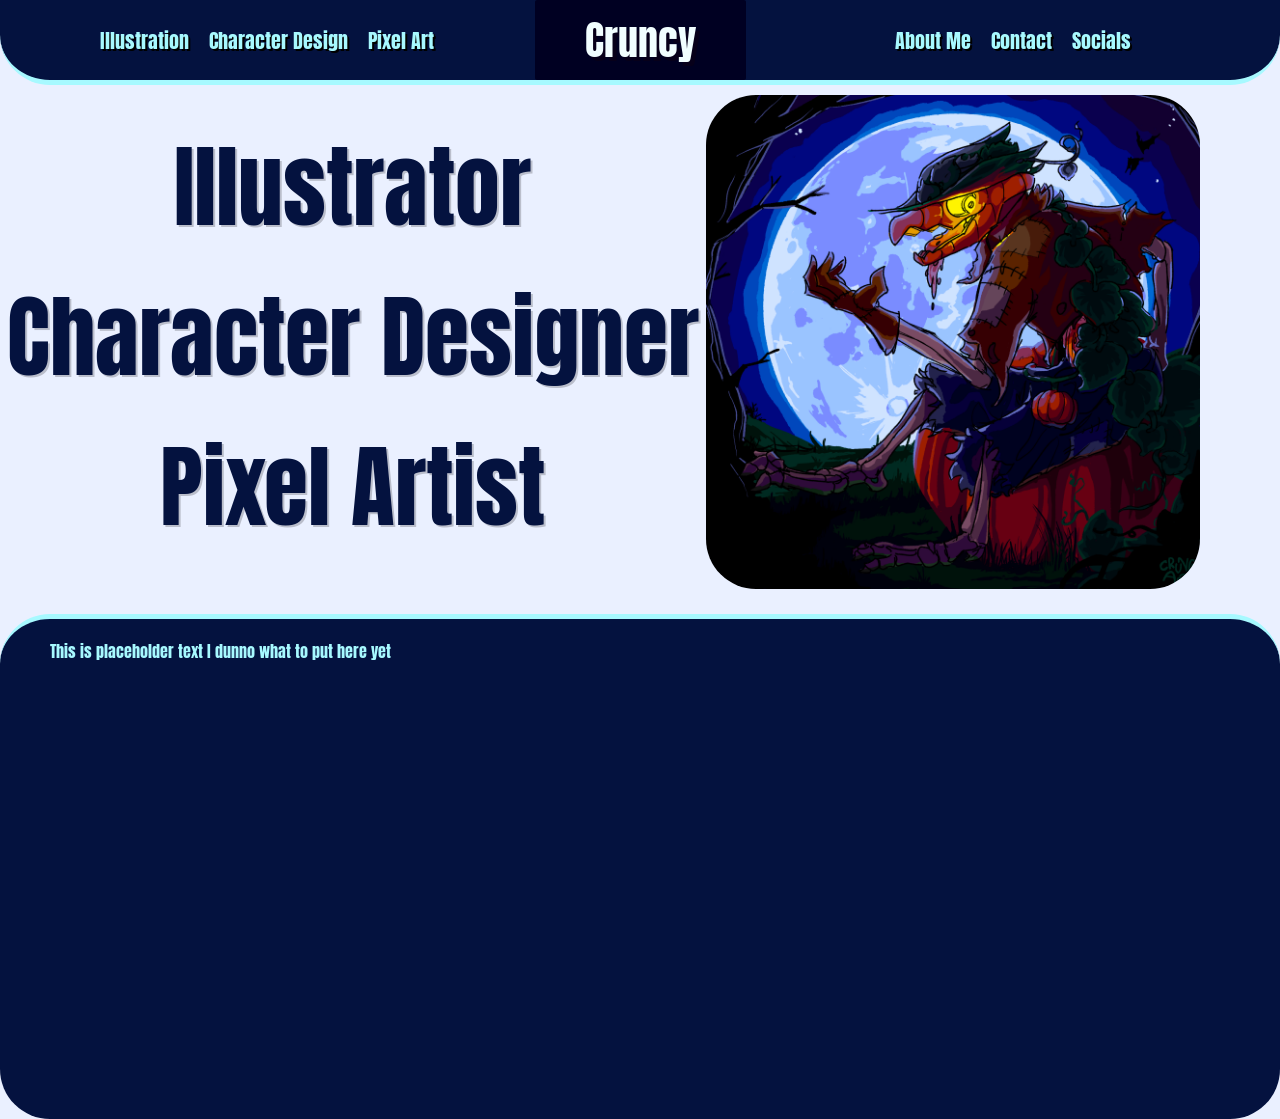
<file: index.html>
<!doctype html>
<html lang="en">
  <head>
    <meta charset="UTF-8" />
    <meta name="viewport" content="width=device-width, initial-scale=1.0" />
    <title>Cruncy - Home Page</title>
    <link rel="stylesheet" href="style.css" />
  </head>
  <body>
    <header class="headerMain">
      <div class="headerBox">
        <div class="headerElements">
          <div class="headerElement1">
            <a href="/illustration.html">Illustration</a>
            <div class="oddElement">
            <a href="/chardesign.html">Character Design</a>
            </div>
            <a href="/pixelart.html">Pixel Art</a>
          </div>
          <div class="headerElement2">
            <a href="/index.html" class="currentPage">Cruncy</a>
          </div>
          <div class="headerElement3">
            <a href="about.html">About Me</a>
            <div class="oddElement">
              <a href="contact">Contact</a>
            </div>
            <a href="socials.html">Socials</a>
          </div>
      </div>
    </header>
    <div class="pageSelect">
      <div class="pageSelectOptions">
        <a href="illustration.html" class="option1">Illustrator</a>
        <a href="chardesign.html" class="option2">Character Designer</a>
        <a href="pixelart.html" class="option3">Pixel Artist</a>
      </div>
      <div class="pageSelectImages">
        <img alt="spookcruncy" src="/assets/images/spookruncy.png" class="image1">
        <img alt="spookcruncy" src="/assets/images/windcallerdryknight.png" class="image2">
        <img alt="spookcruncy" src="/assets/images/various mages.png" class="image3">
      </div>
    </div>
    <div class="intro">
      <p>This is placeholder text I dunno what to put here yet</p>
    </div>
  </body>
</html>
</file>
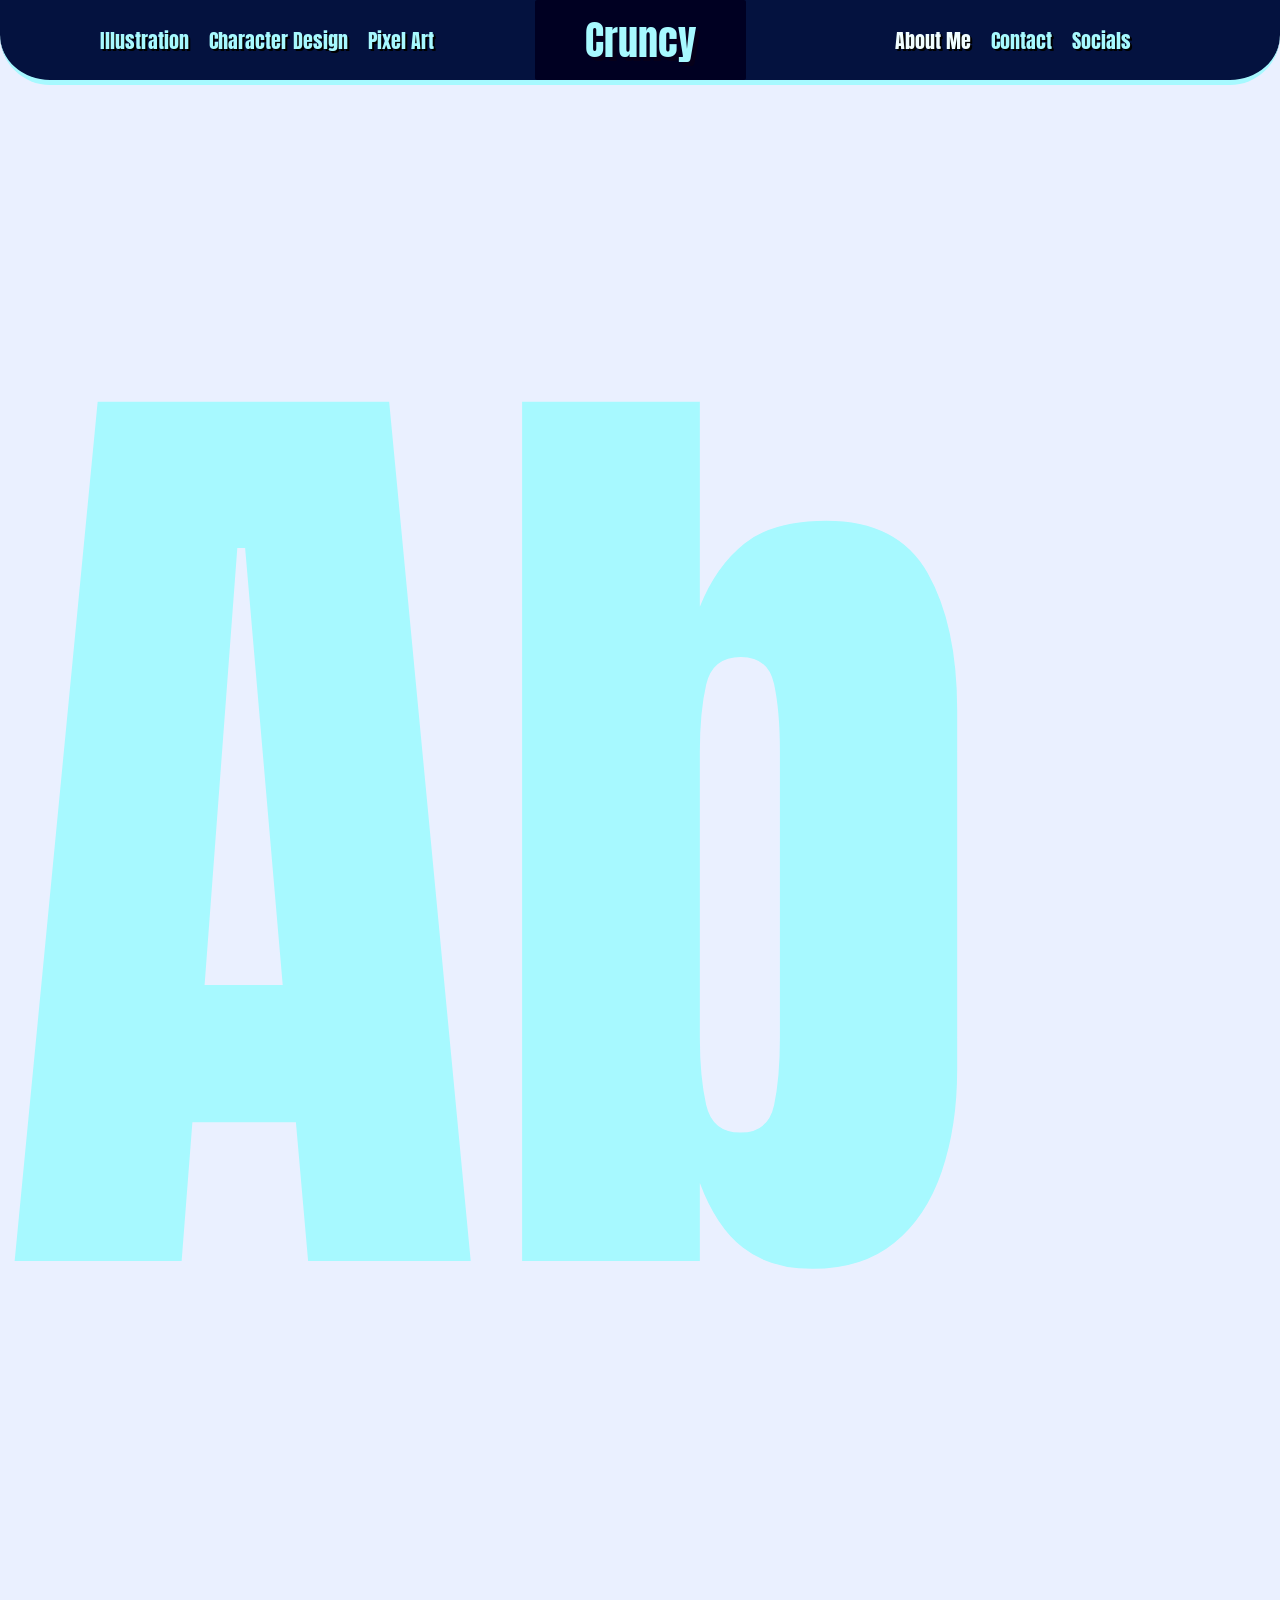
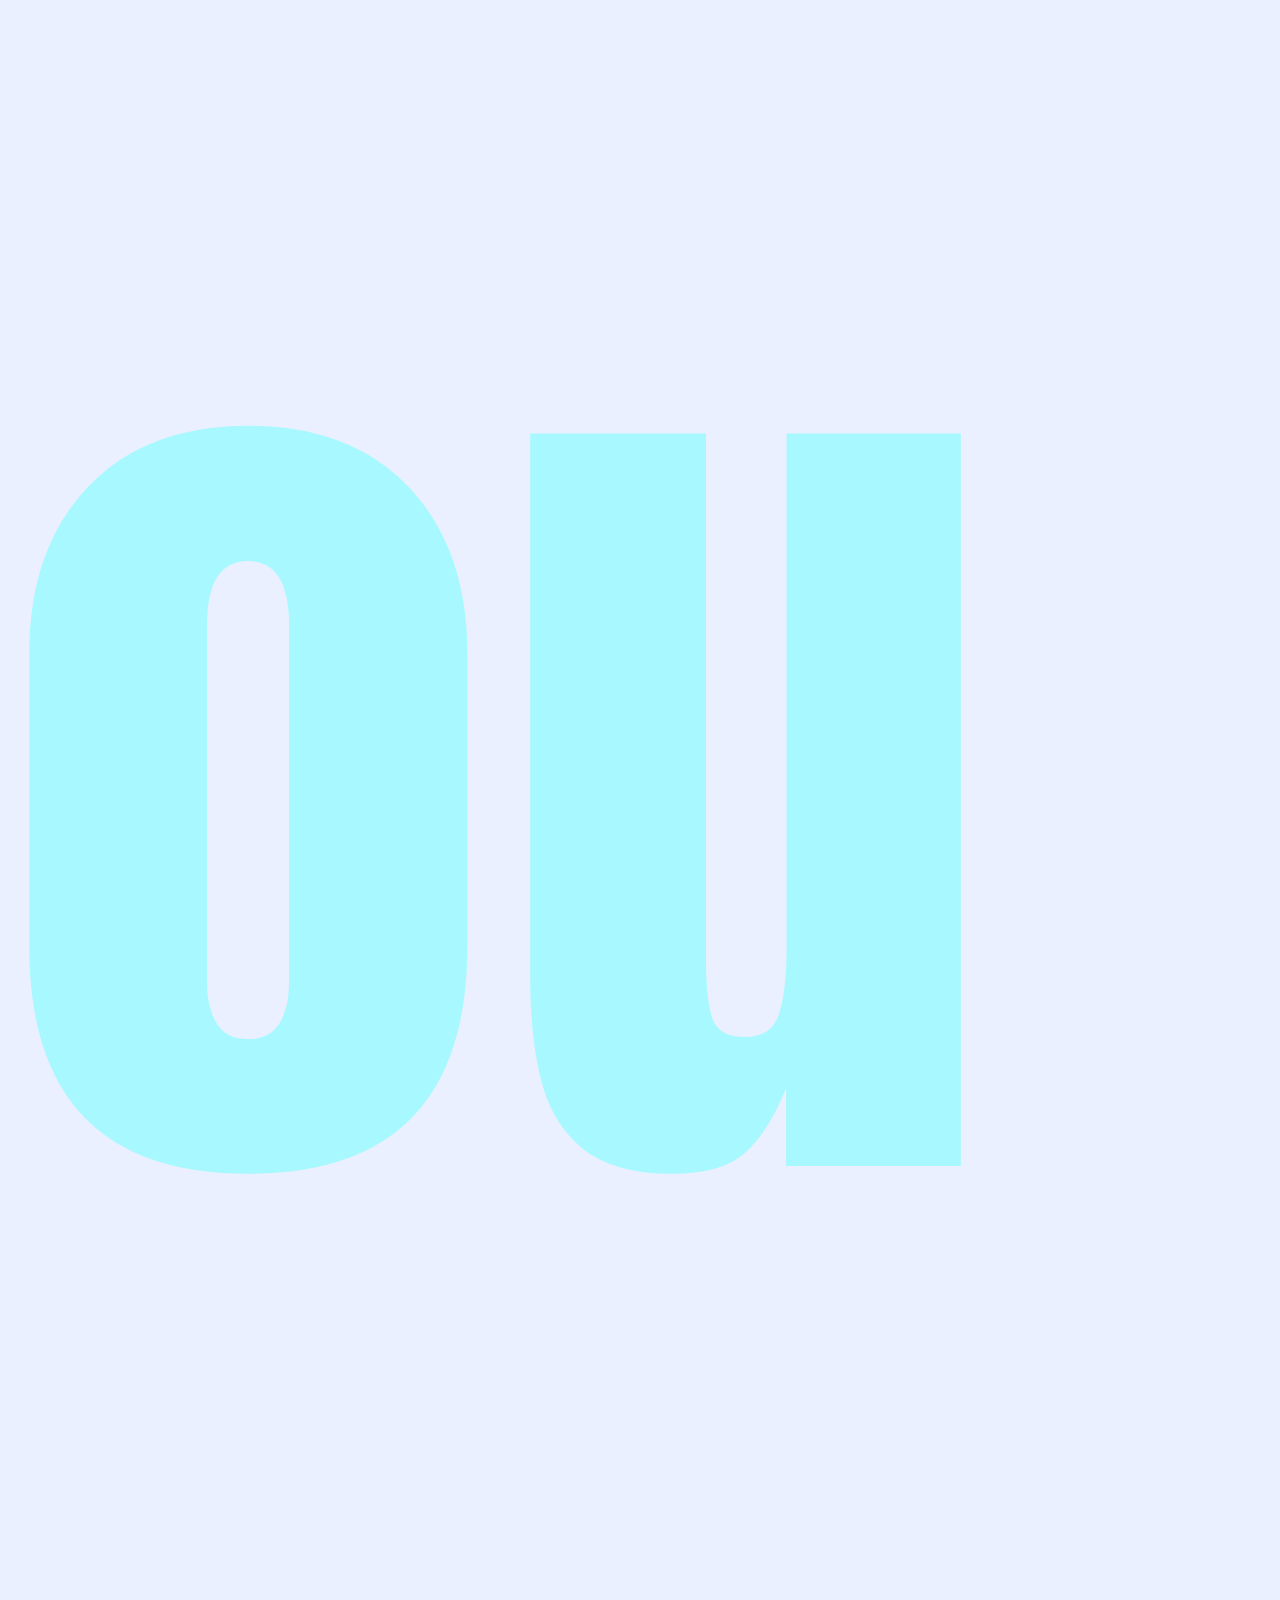
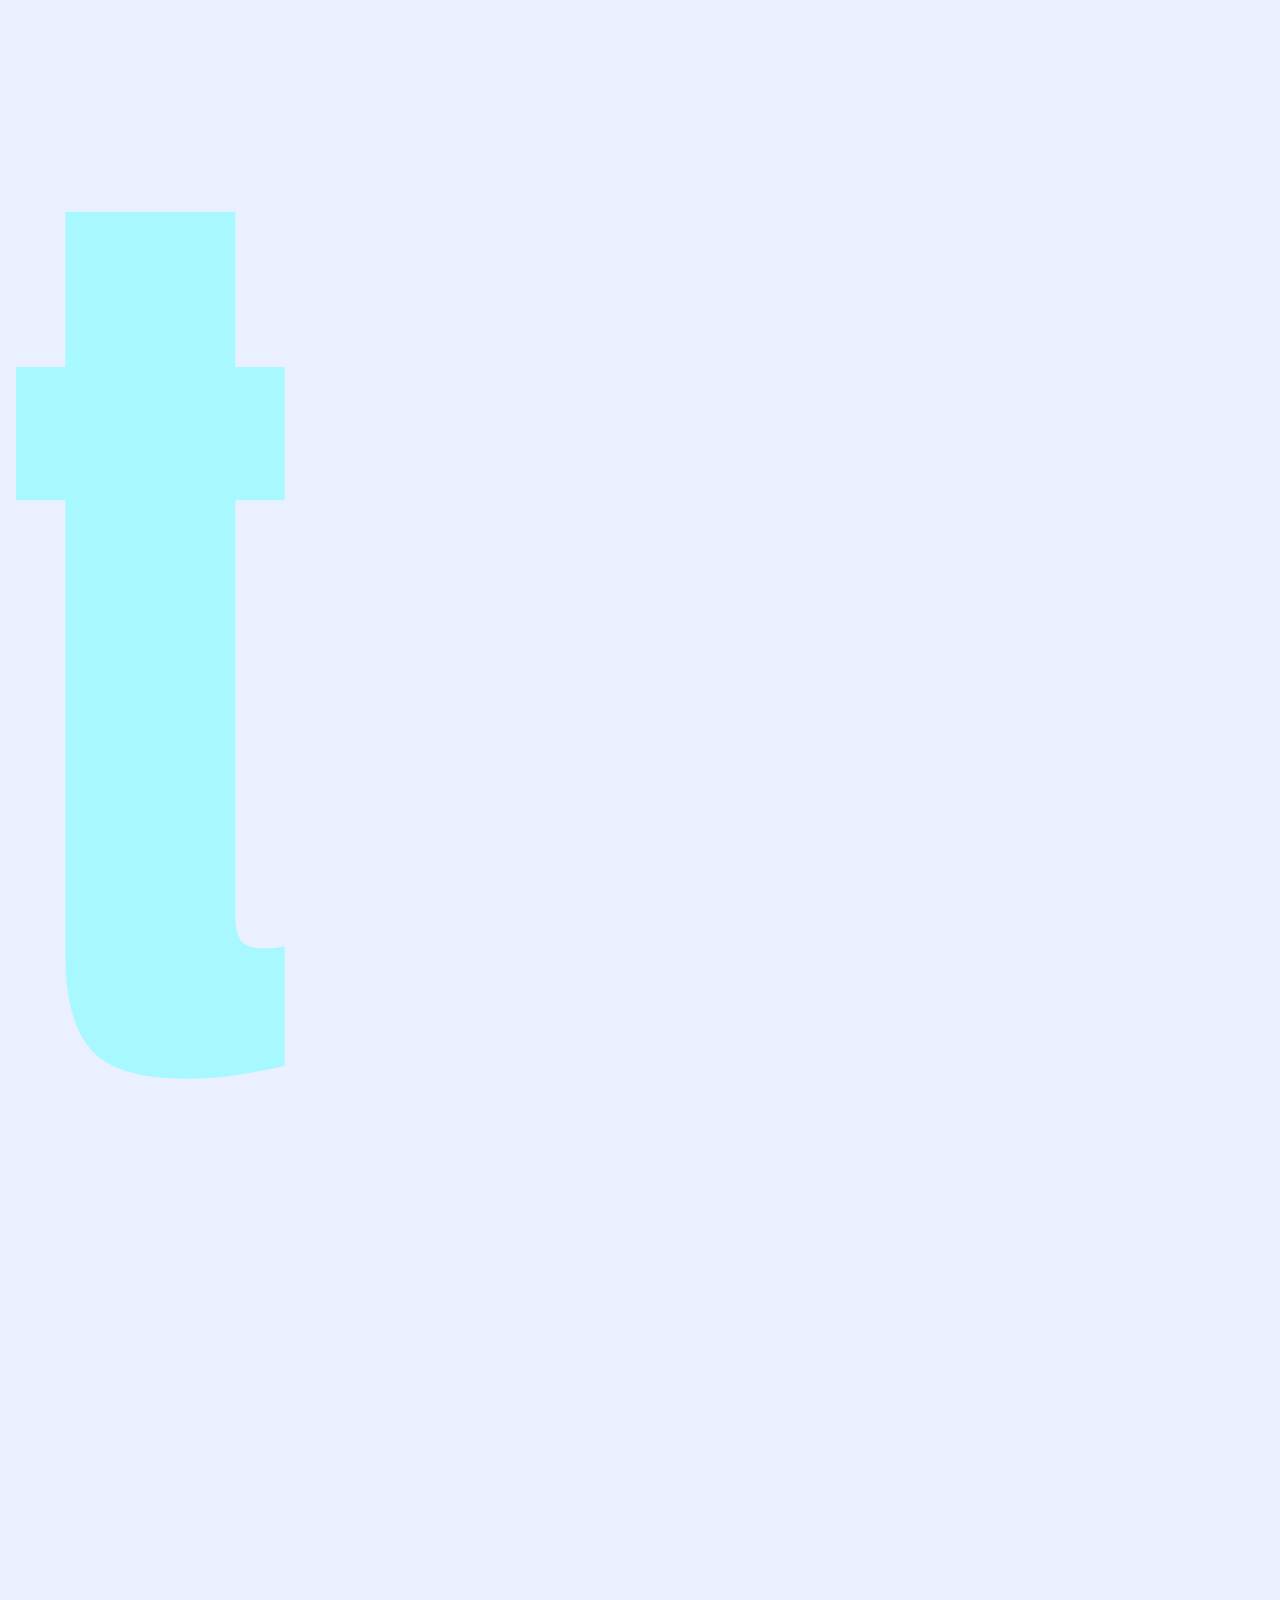
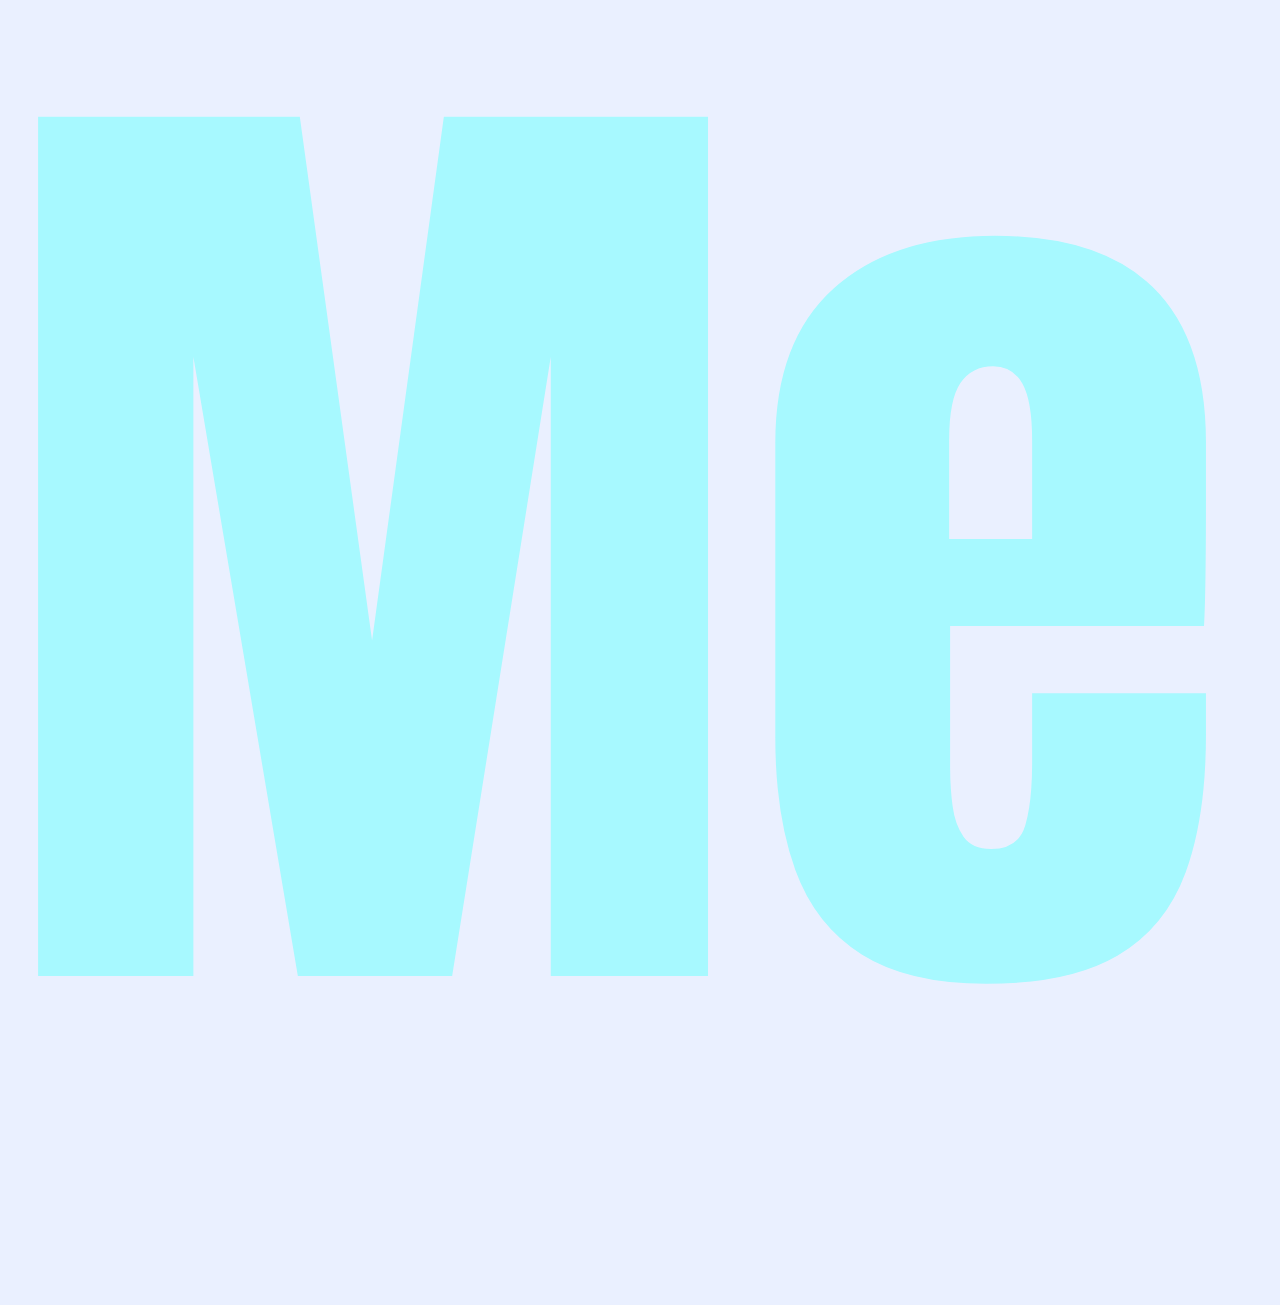
<file: about.html>
<!doctype html>
<html lang="en">
  <head>
    <meta charset="UTF-8" />
    <meta name="viewport" content="width=device-width, initial-scale=1.0" />
    <title>Cruncy - About Me</title>
    <link rel="stylesheet" href="style.css" />
  </head>
  <body>
    <header class="headerMain">
      <div class="headerBox">
        <div class="headerElements">
          <div class="headerElement1">
            <a href="/illustration.html">Illustration</a>
            <a href="/chardesign.html">Character Design</a>
            <a href="/pixelart.html">Pixel Art</a>
          </div>
          <div class="headerElement2">
            <a href="/index.html">Cruncy</a>
          </div>
          <div class="headerElement3">
            <a href="about.html" class="currentPage">About Me</a>
            <a href="contact.html">Contact</a>
            <a href="socials.html">Socials</a>
          </div>
        </div>
        <div class="headerBottom">
        </div>
        </div>
      </div>
    </header>
    <p class="bigText">About Me</p>
  </body>
</html>
</file>
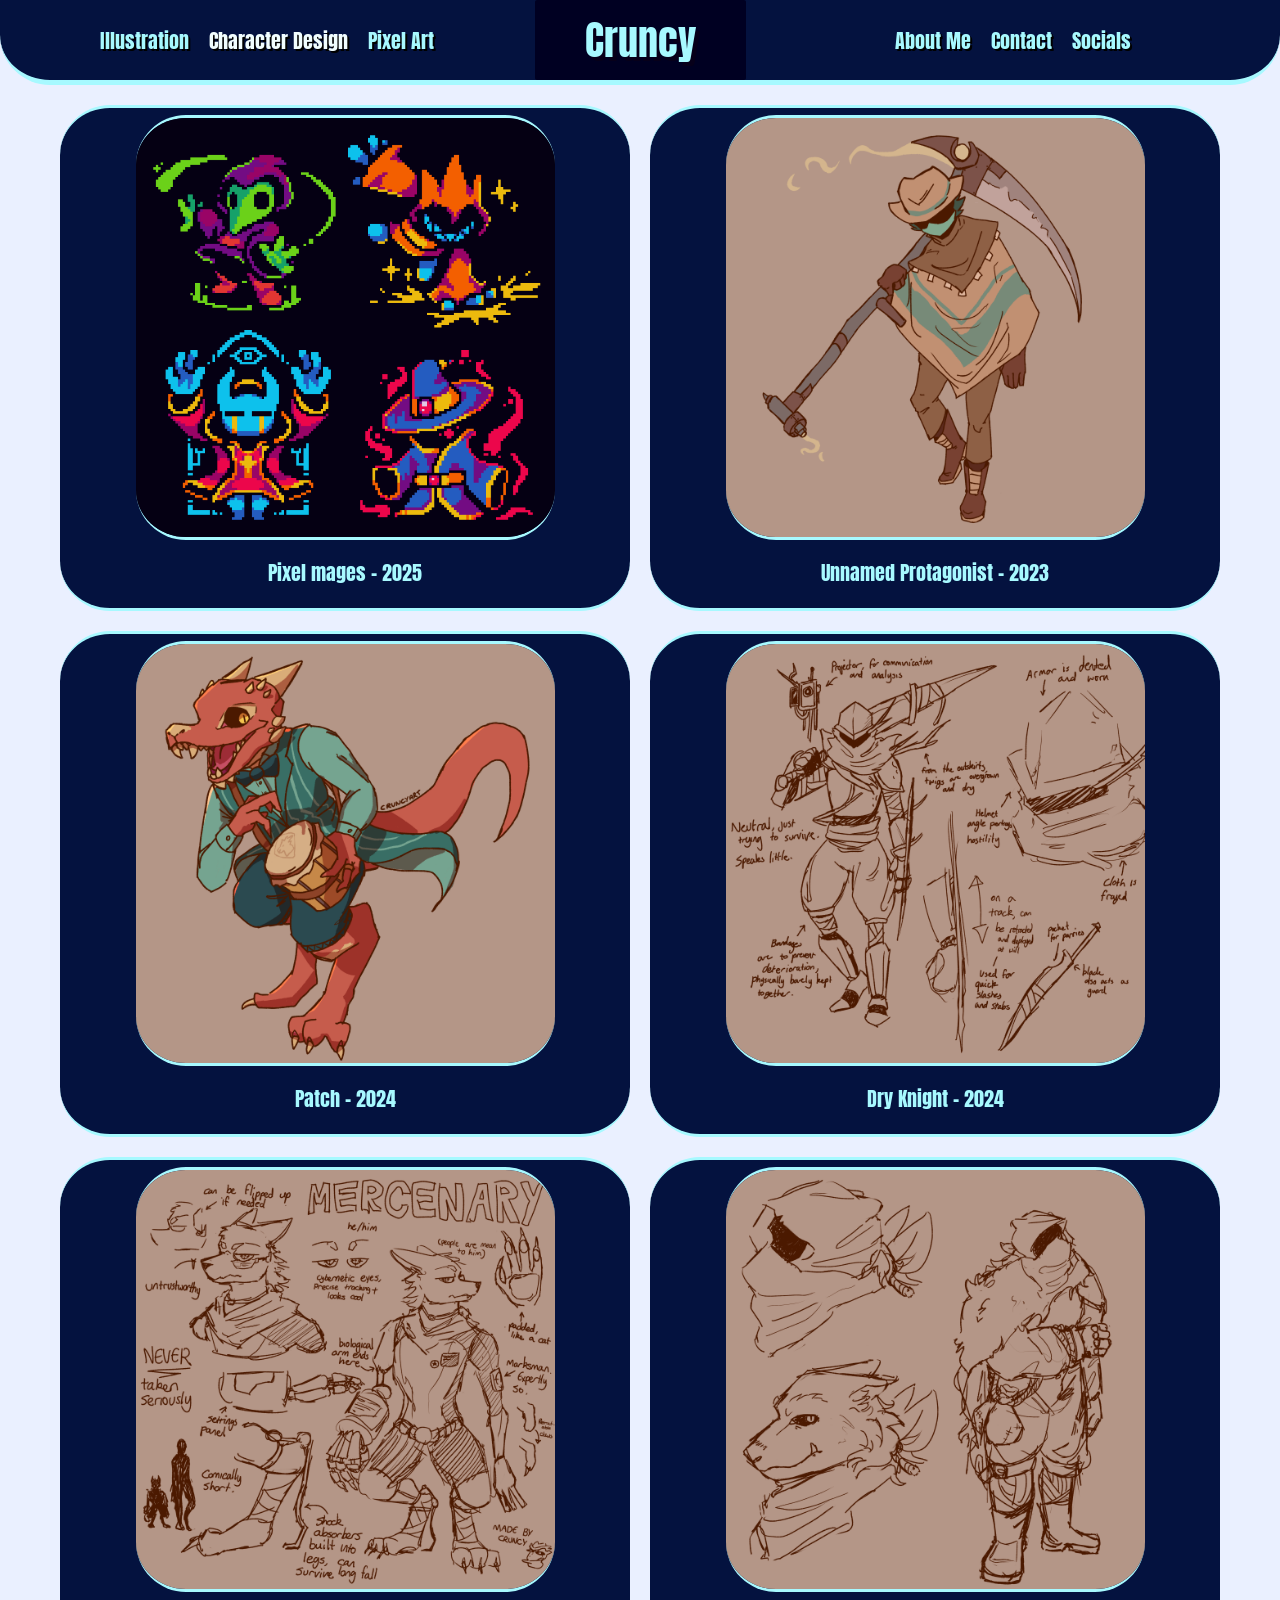
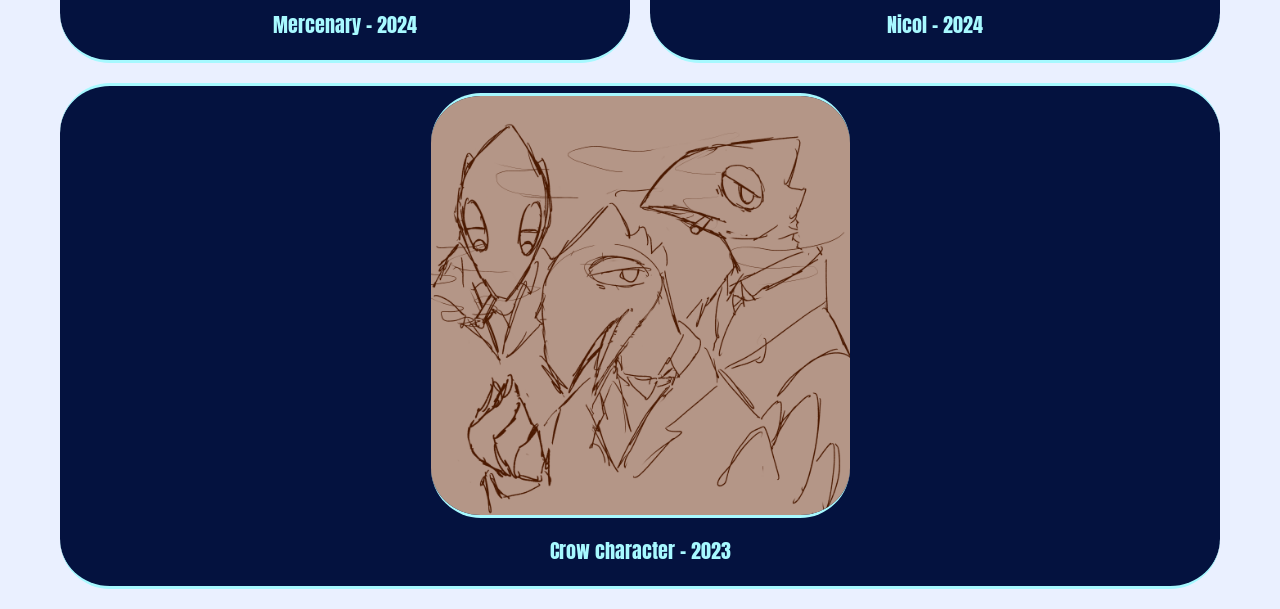
<file: chardesign.html>
<!doctype html>
<html lang="en">
  <head>
    <meta charset="UTF-8" />
    <meta name="viewport" content="width=device-width, initial-scale=1.0" />
    <title>Cruncy - Character Design</title>
    <link rel="stylesheet" href="style.css" />
  </head>
  <body>
    <header class="headerMain">
      <div class="headerBox">
        <div class="headerElements">
          <div class="headerElement1">
            <a href="/illustration.html">Illustration</a>
            <a href="/chardesign.html" class="currentPage">Character Design</a>
            <a href="/pixelart.html">Pixel Art</a>
          </div>
          <div class="headerElement2">
            <a href="/index.html">Cruncy</a>
          </div>
          <div class="headerElement3">
            <a href="about.html">About Me</a>
            <a href="contact.html">Contact</a>
            <a href="socials.html">Socials</a>
          </div>
        </div>
        <div class="headerBottom">
        </div>
        </div>
      </div>
    </header>
    <div class="gridMain">
      <div class="gridBox">
        <div class="gridImage">
          <img src="/assets/images/various mages.png">
        </div>
        <p>Pixel mages - 2025</p>
      </div>
      <div class="gridBox">
        <div class="gridImage">
          <img src="/assets/images/protagonist.png">
        </div>
        <p>Unnamed Protagonist - 2023</p>
      </div>
      <div class="gridBox">
        <div class="gridImage">
          <img src="/assets/images/patch.png">
        </div>
        <p>Patch - 2024</p>
      </div>
      <div class="gridBox">
        <div class="gridImage">
          <img src="/assets/images/windcallerdryknight.png">
        </div>
        <p>Dry Knight - 2024</p>
      </div>
      <div class="gridBox">
        <div class="gridImage">
          <img src="/assets/images/mercenary.png">
        </div>
        <p>Mercenary - 2024</p>
      </div>
      <div class="gridBox">
        <div class="gridImage">
          <img src="/assets/images/big rough man.png">
        </div>
        <p>Nicol - 2024</p>
      </div>
      <div class="gridBox">
        <div class="gridImage">
          <img src="/assets/images/crow mauler.png">
        </div>
        <p>Crow character - 2023</p>
      </div>
    </div>
  </body>
</html>
</file>
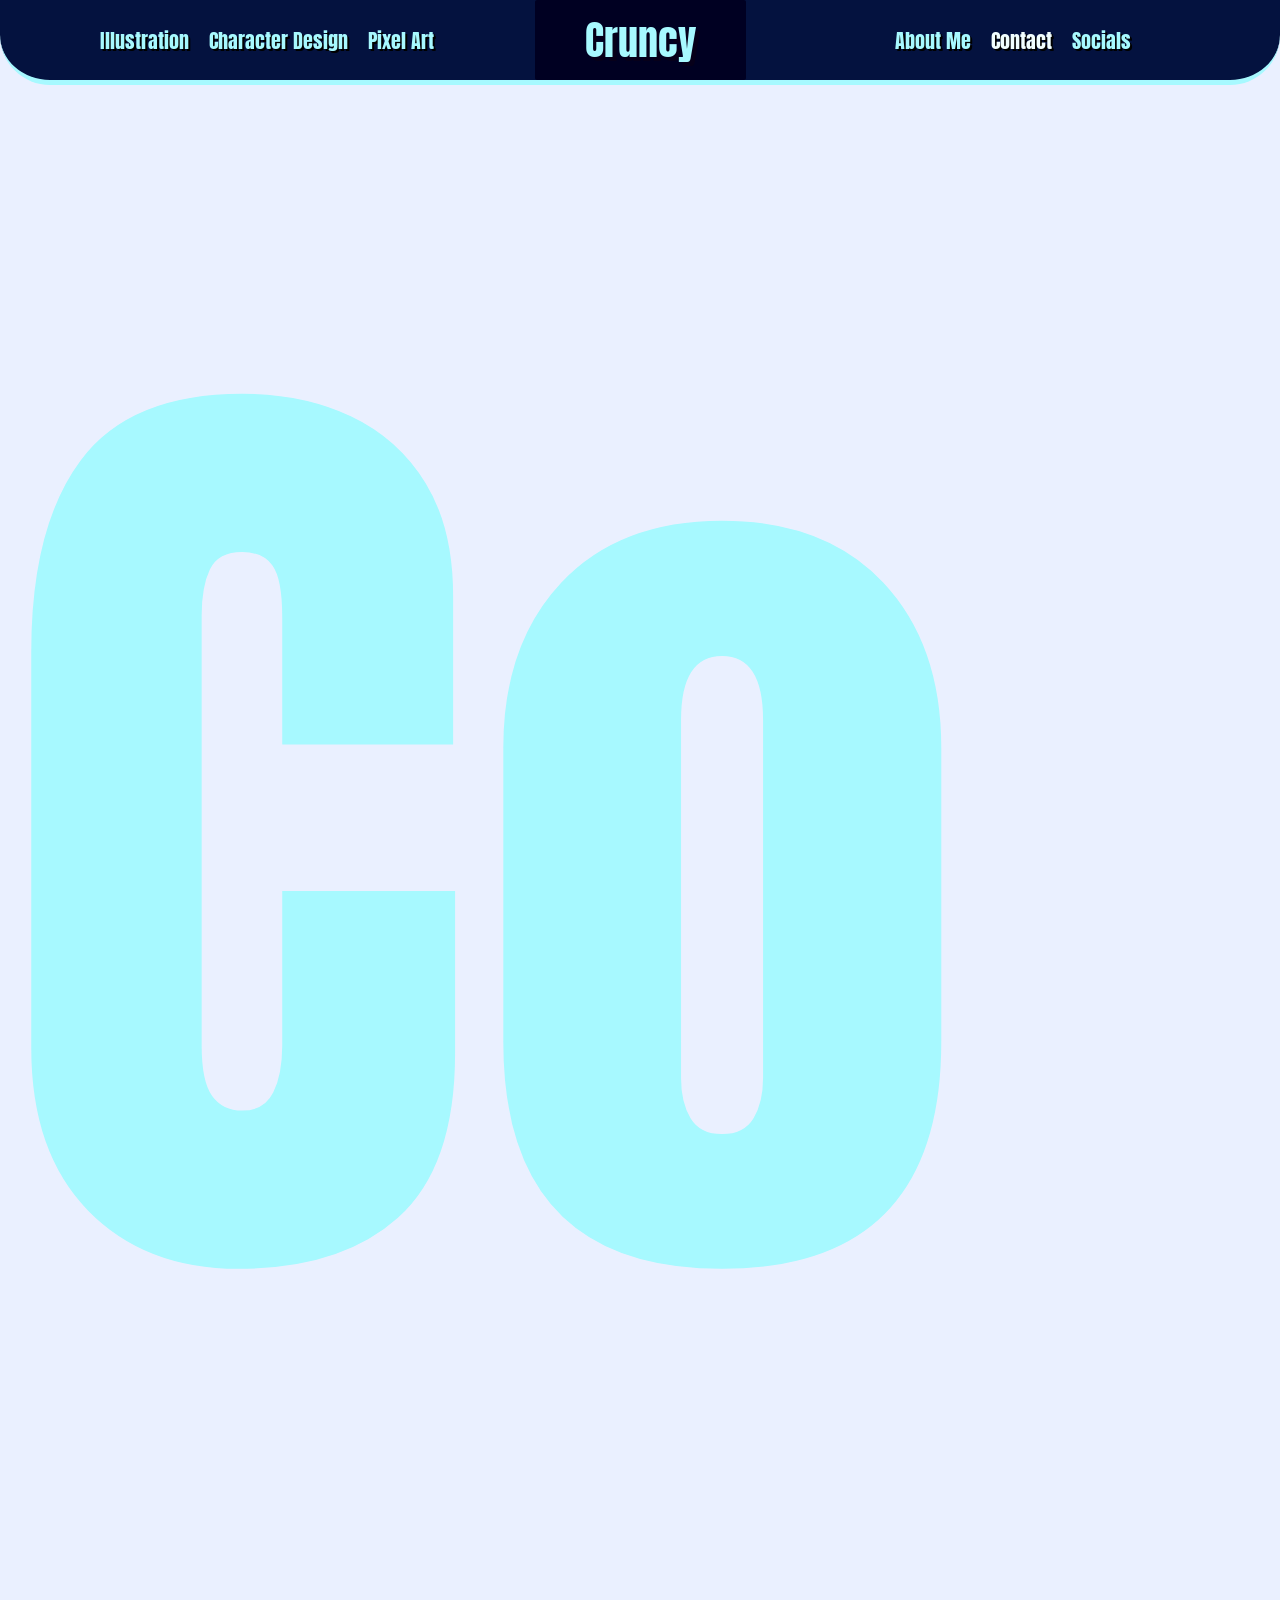
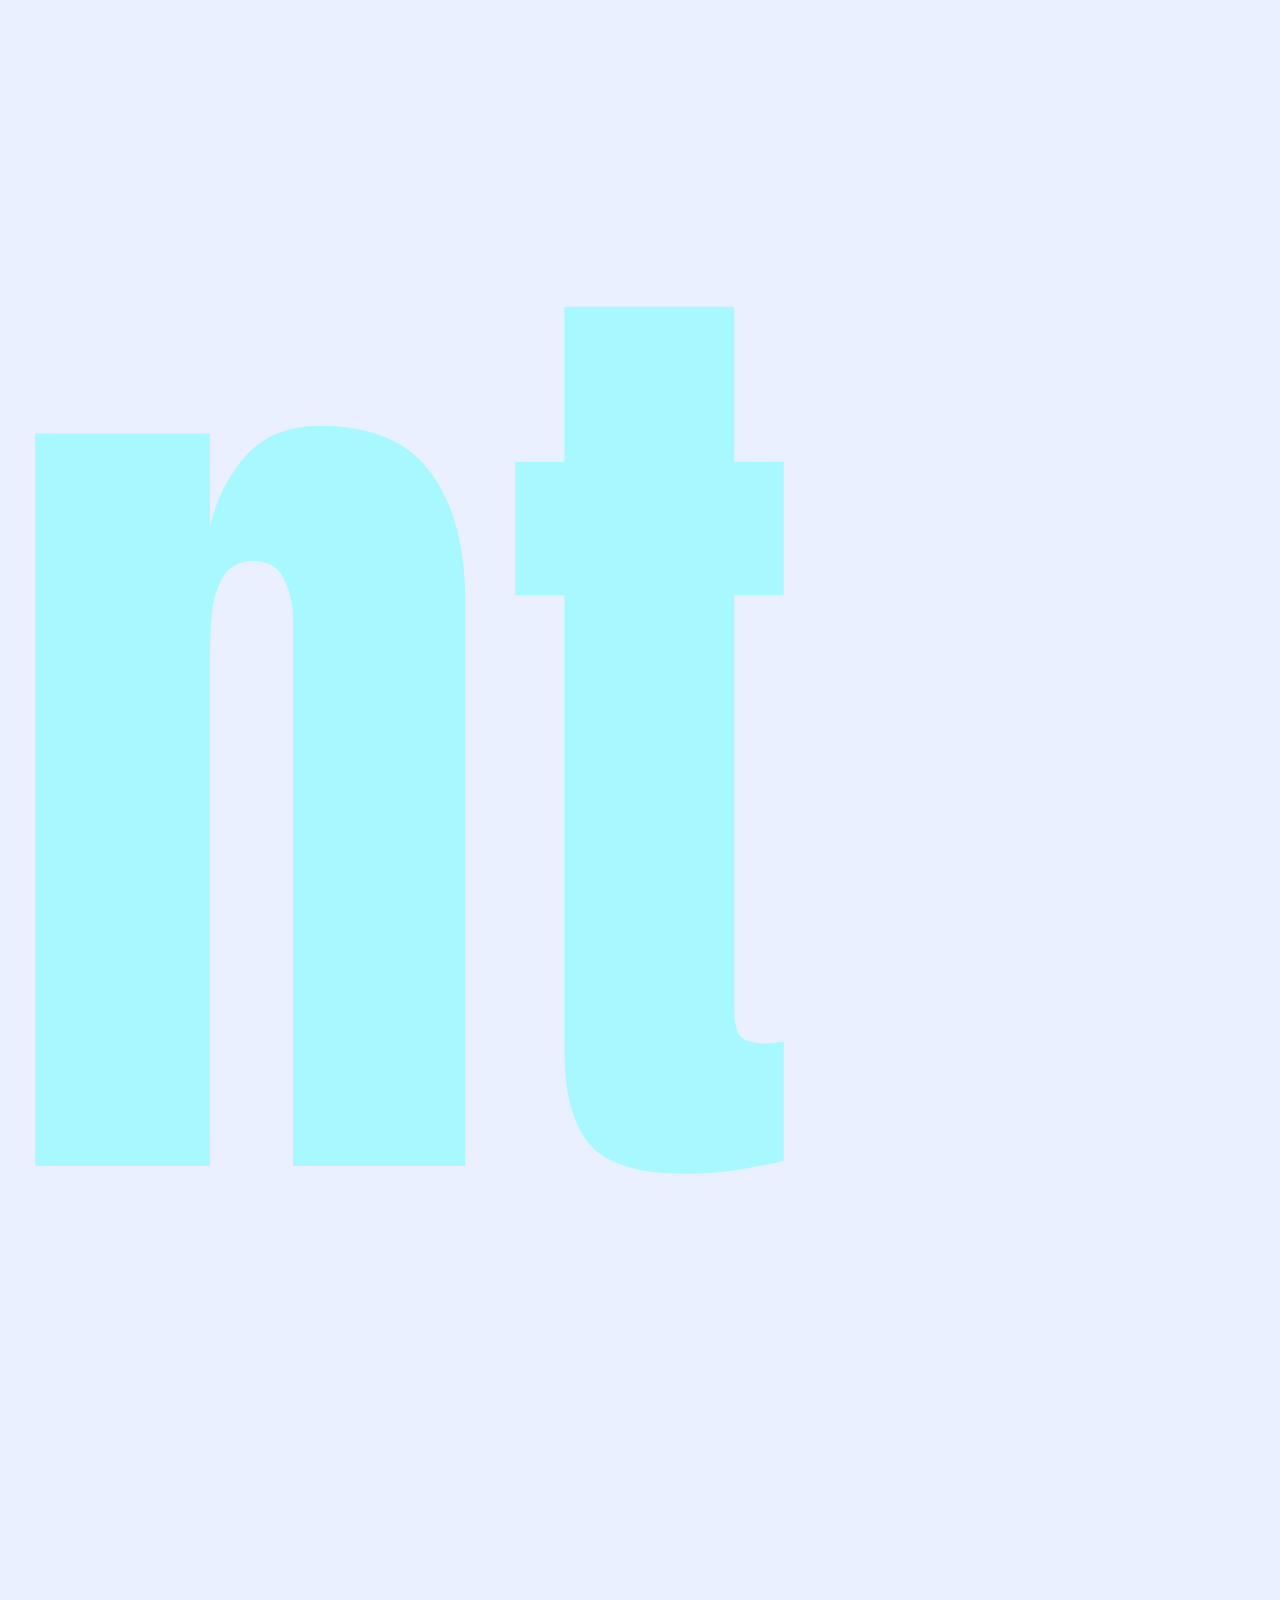
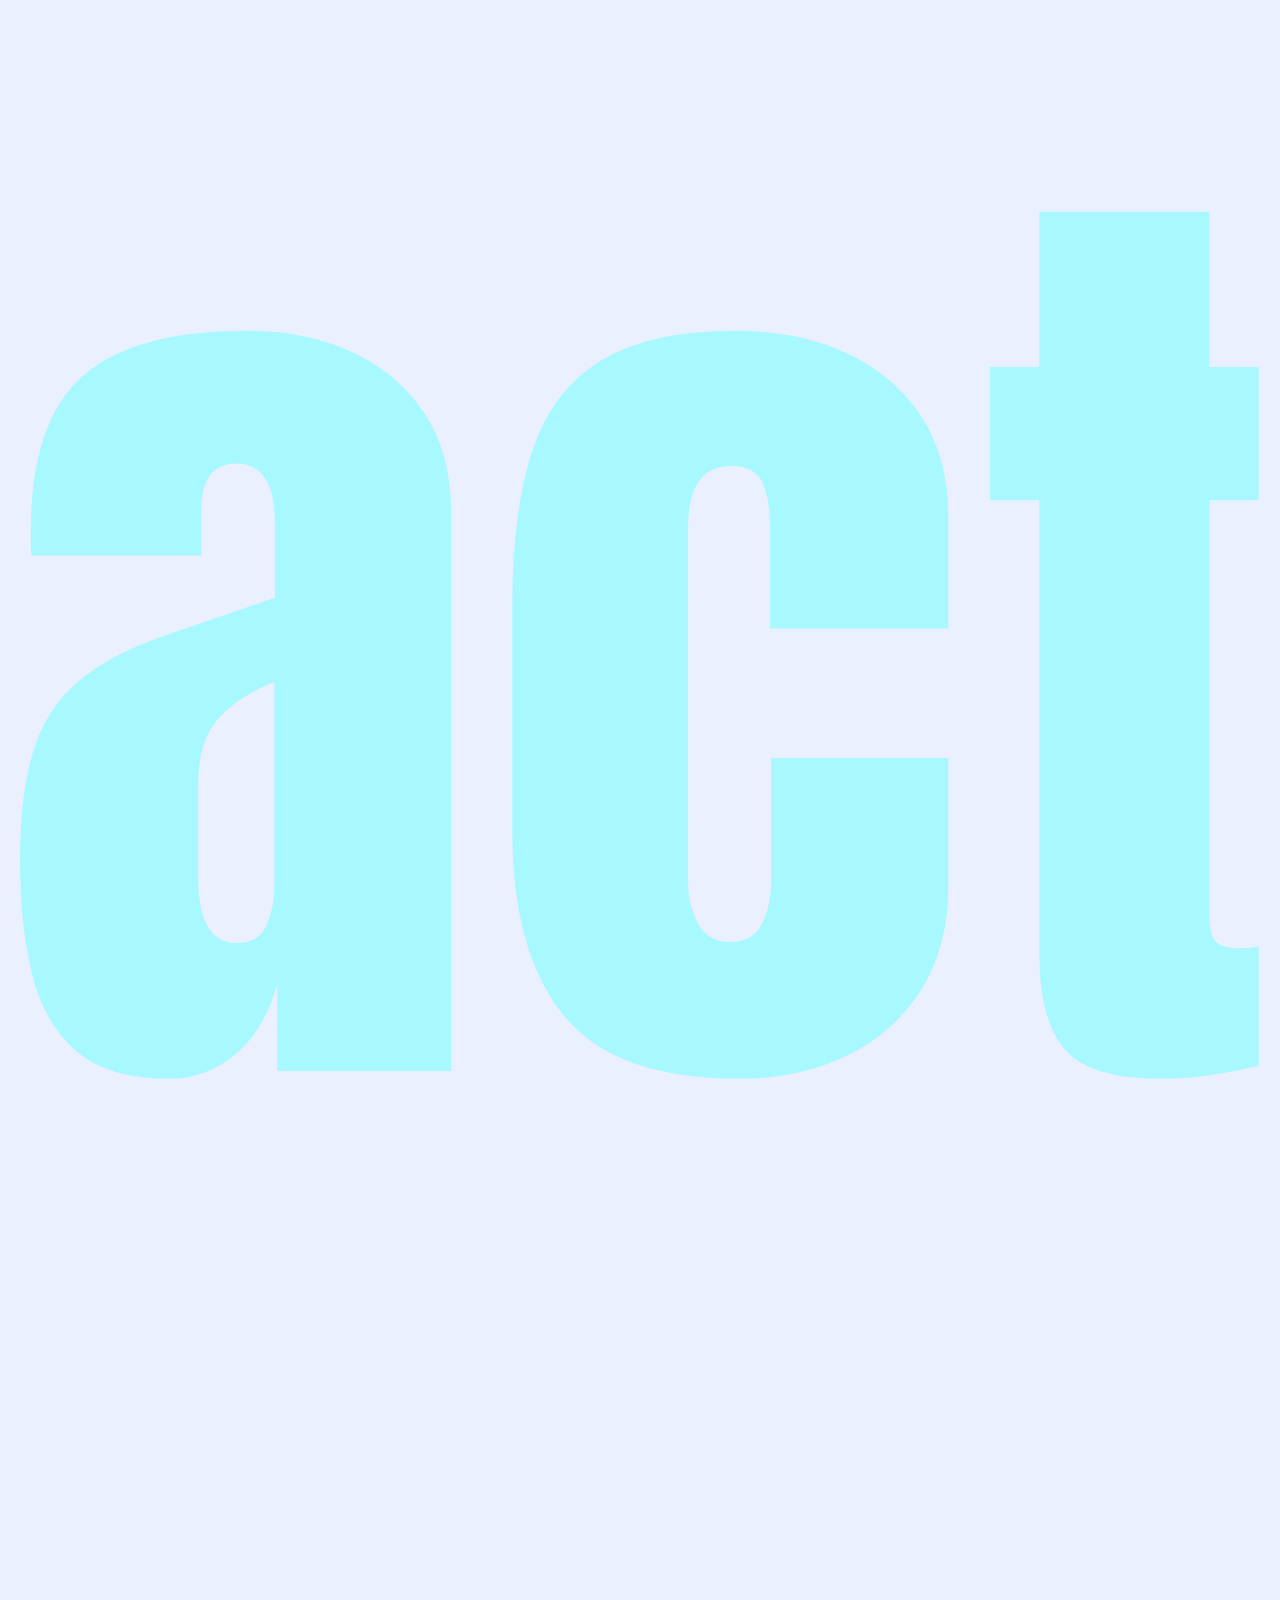
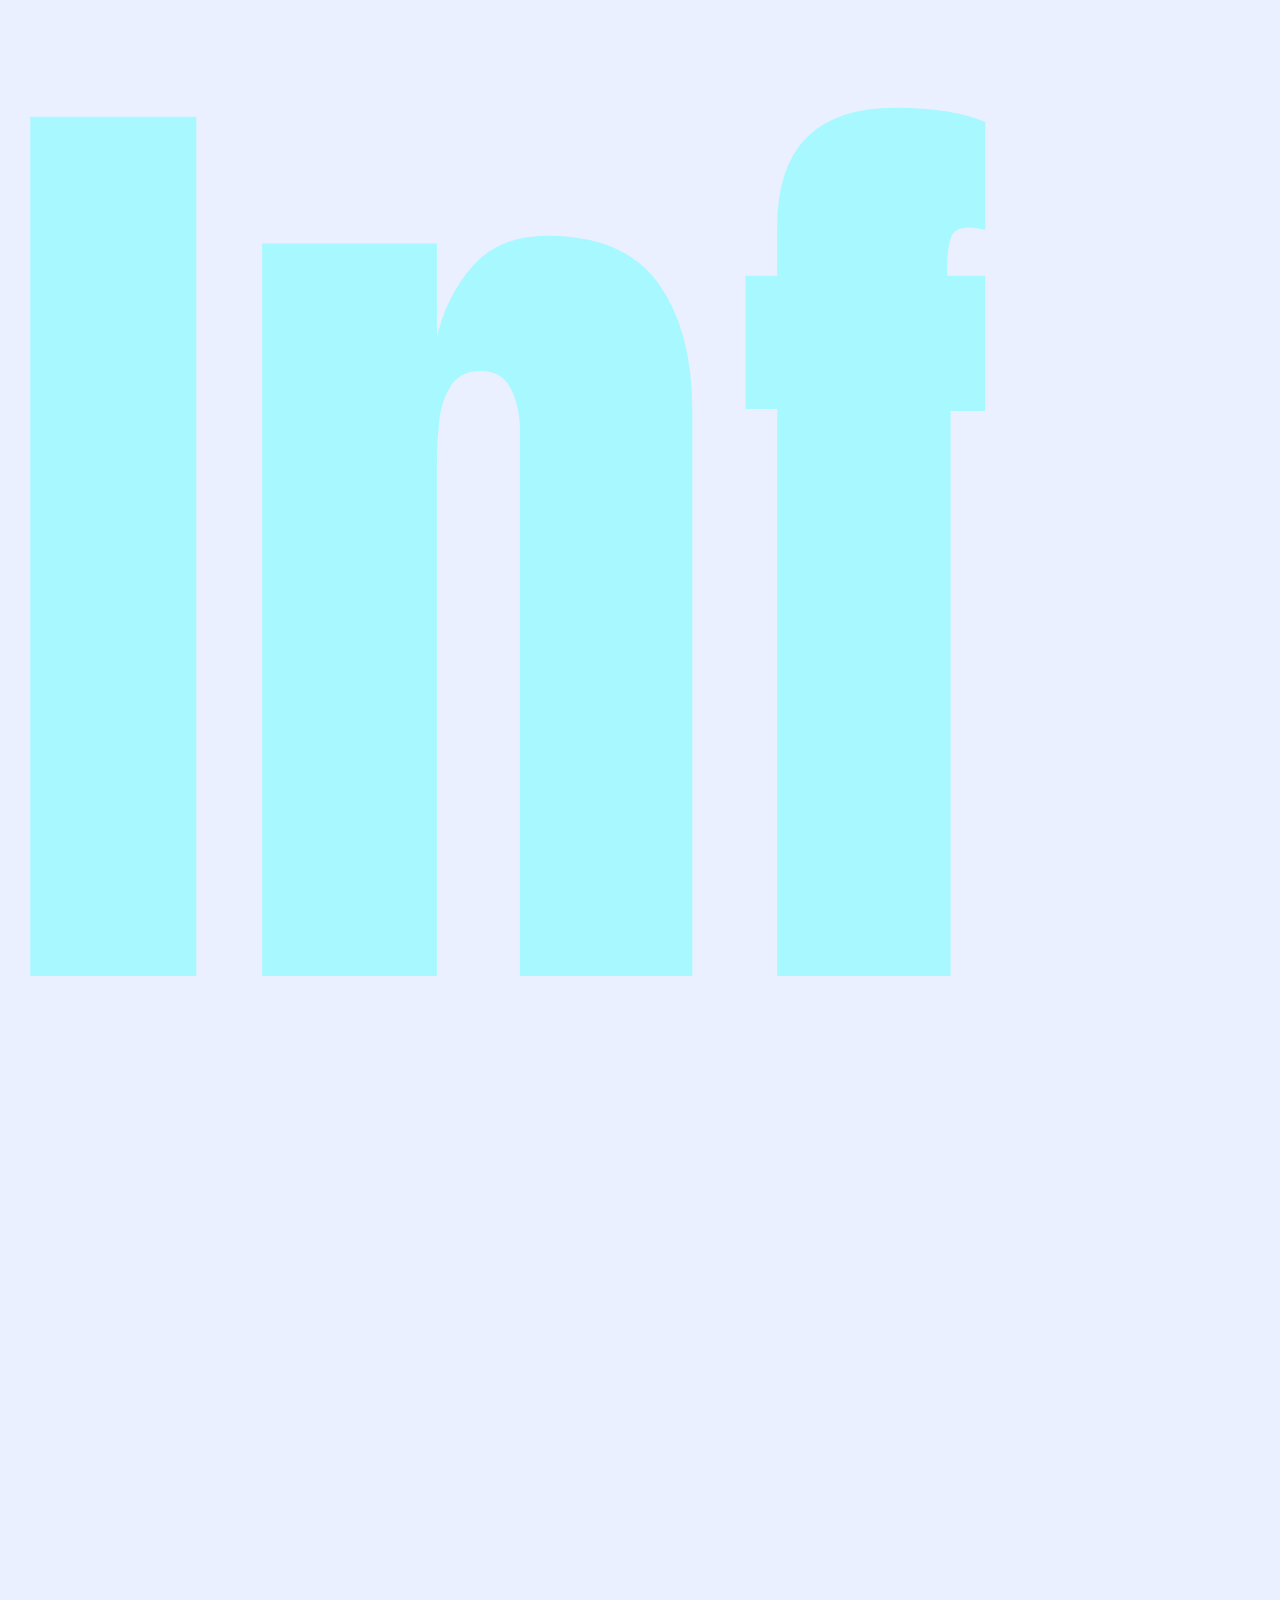
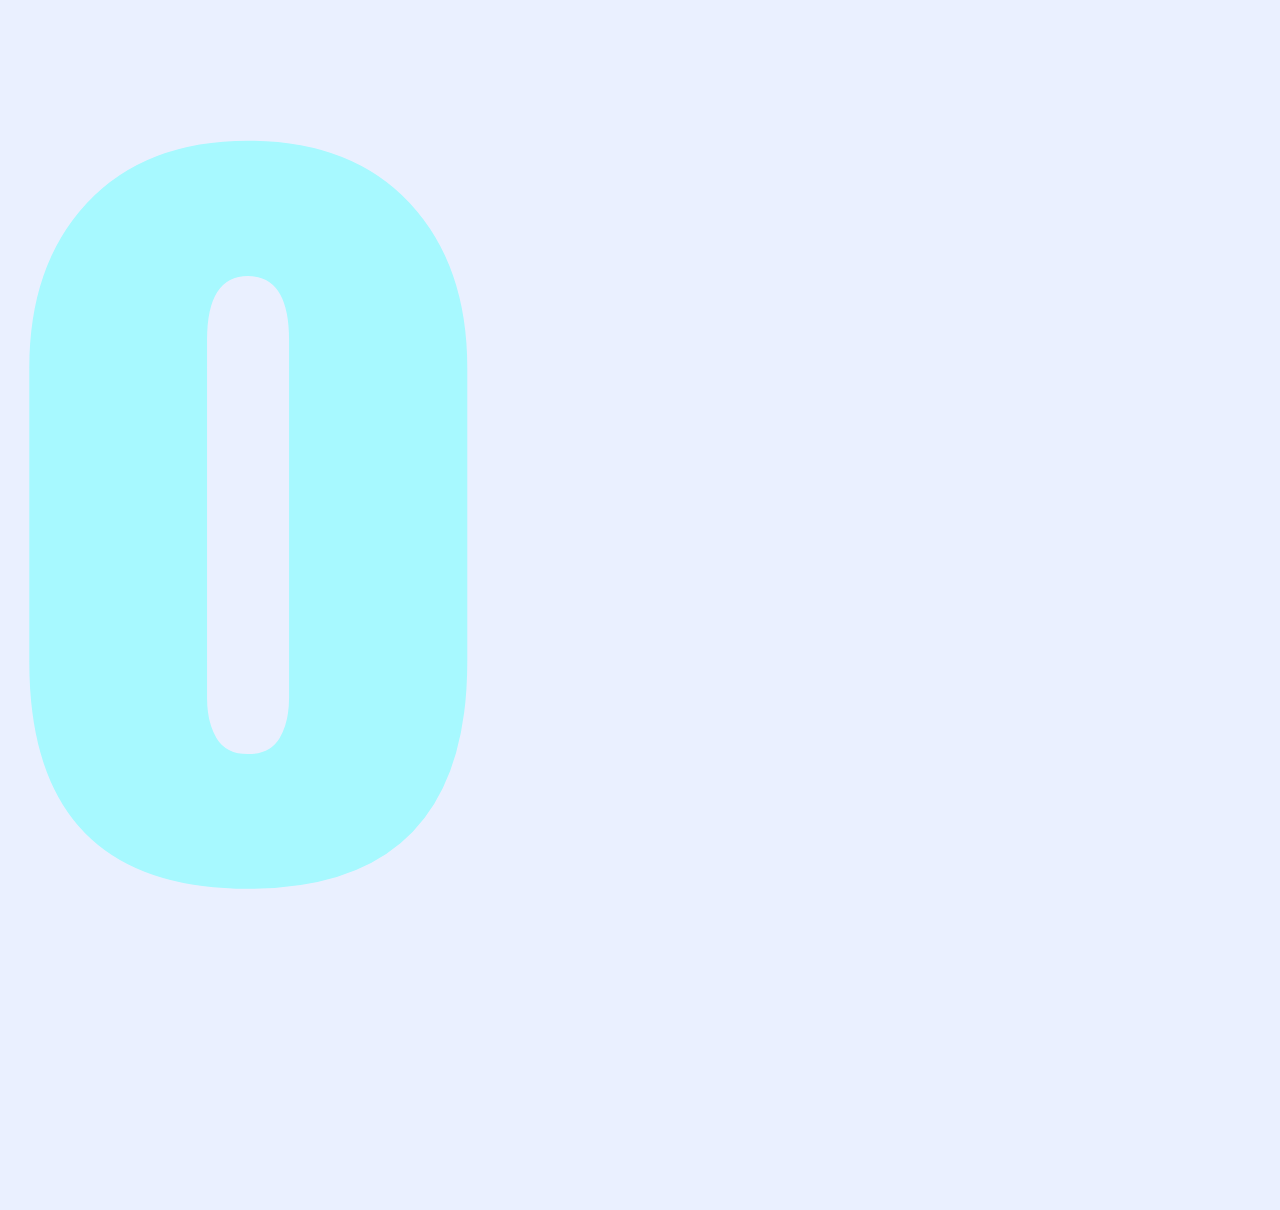
<file: contact.html>
<!doctype html>
<html lang="en">
  <head>
    <meta charset="UTF-8" />
    <meta name="viewport" content="width=device-width, initial-scale=1.0" />
    <title>Cruncy - Home</title>
    <link rel="stylesheet" href="style.css" />
  </head>
  <body>
    <header class="headerMain">
      <div class="headerBox">
        <div class="headerElements">
          <div class="headerElement1">
            <a href="/illustration.html">Illustration</a>
            <a href="/chardesign.html">Character Design</a>
            <a href="/pixelart.html">Pixel Art</a>
          </div>
          <div class="headerElement2">
            <a href="/index.html">Cruncy</a>
          </div>
          <div class="headerElement3">
            <a href="about.html">About Me</a>
            <div class="oddElement">
              <a href="contact.html" class="currentPage">Contact</a>
            </div>
            <a href="socials.html">Socials</a>
          </div>
        </div>
        <div class="headerBottom">
        </div>
        </div>
      </div>
    </header>
    <p class="bigText">Contact Info</p>
  </body>
</html>
</file>
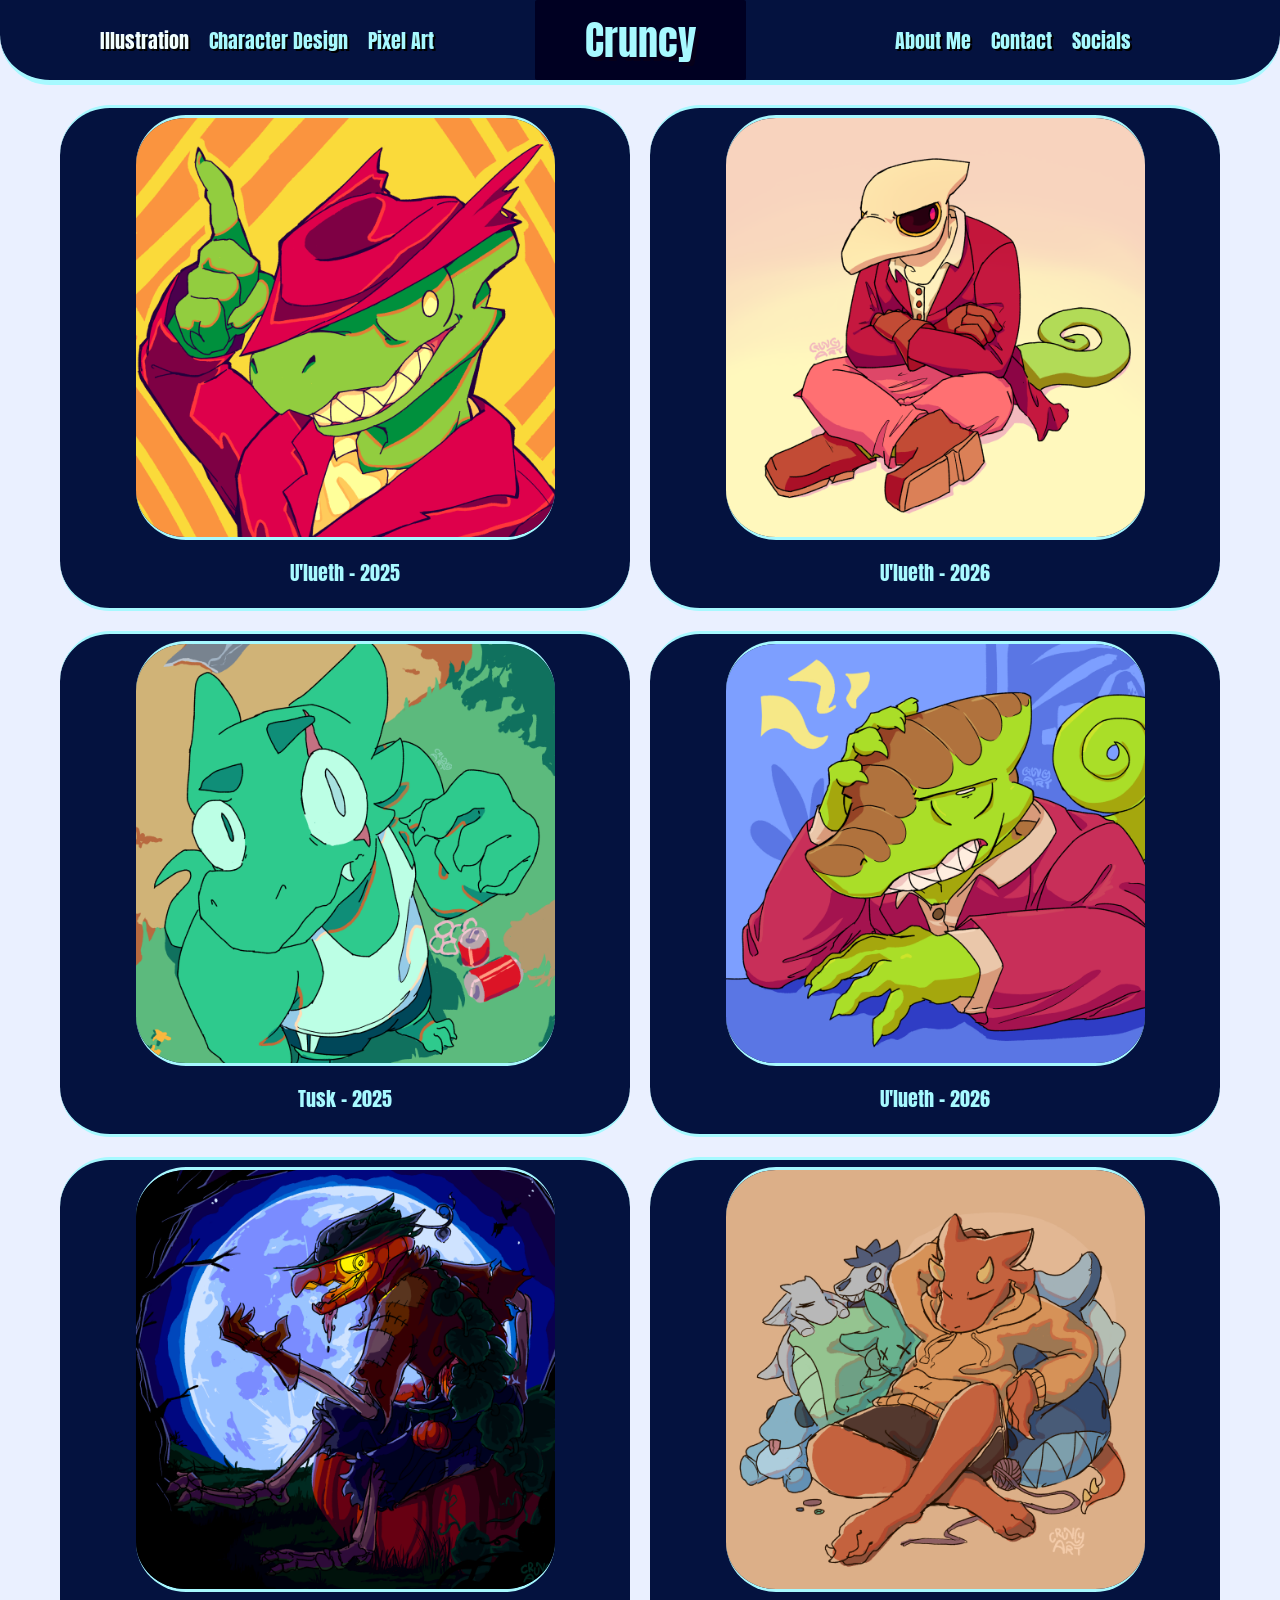
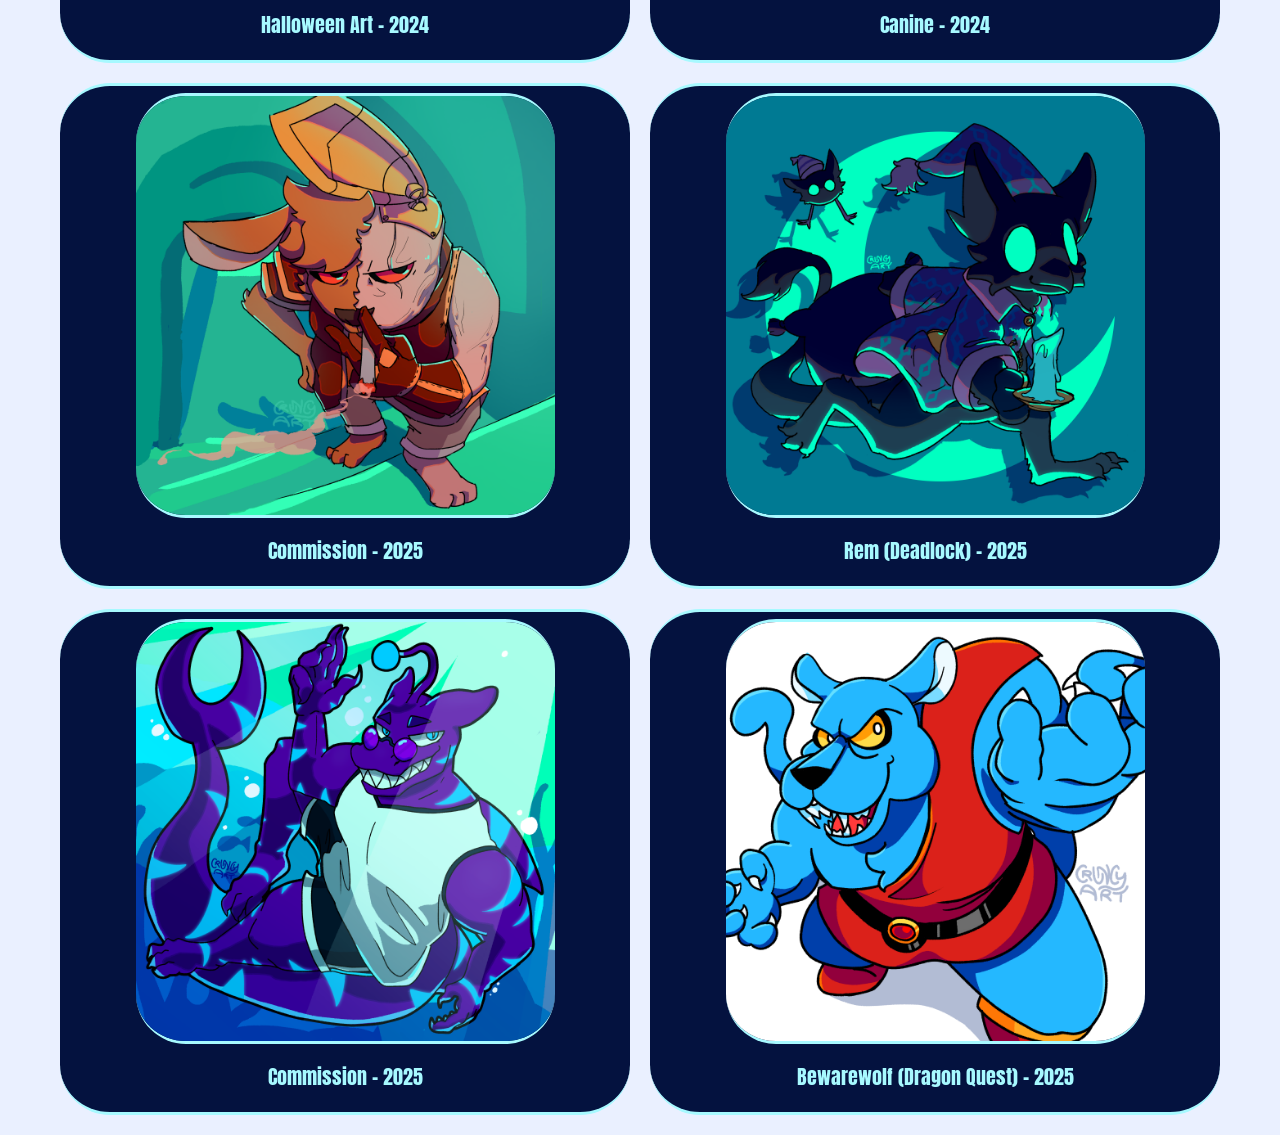
<file: illustration.html>
<!doctype html>
<html lang="en">
  <head>
    <meta charset="UTF-8" />
    <meta name="viewport" content="width=device-width, initial-scale=1.0" />
    <title>Cruncy - Illustration</title>
    <link rel="stylesheet" href="style.css" />
  </head>
  <body>
    <header class="headerMain">
      <div class="headerBox">
        <div class="headerElements">
          <div class="headerElement1">
            <a href="/illustration.html" class="currentPage">Illustration</a>
            <a href="/chardesign.html">Character Design</a>
            <a href="/pixelart.html">Pixel Art</a>
          </div>
          <div class="headerElement2">
            <a href="/index.html">Cruncy</a>
          </div>
          <div class="headerElement3">
            <a href="about.html">About Me</a>
            <a href="contact.html">Contact</a>
            <a href="socials.html">Socials</a>
          </div>
        </div>
        <div class="headerBottom">
        </div>
        </div>
      </div>
    </header>
    <div class="gridMain">
      <div class="gridBox">
        <div class="gridImage">
          <img src="/assets/images/uluethagain.png">
        </div>
        <p>U'lueth - 2025</p>
      </div>
      <div class="gridBox">
        <div class="gridImage">
          <img src="/assets/images/ulugrumpy.png">
        </div>
        <p>U'lueth - 2026</p>
      </div>
      <div class="gridBox">
        <div class="gridImage">
          <img src="/assets/images/tuskbackground.png">
        </div>
        <p>Tusk - 2025</p>
      </div>
      <div class="gridBox">
        <div class="gridImage">
          <img src="/assets/images/dreadlueth.png">
        </div>
        <p>U'lueth - 2026</p>
      </div>
      <div class="gridBox">
        <div class="gridImage">
          <img src="/assets/images/spookruncy.png">
        </div>
        <p>Halloween Art - 2024</p>
      </div>
      <div class="gridBox">
        <div class="gridImage">
          <img src="/assets/images/caninelaying.png">
        </div>
        <p>Canine - 2024</p>
      </div>
      <div class="gridBox">
        <div class="gridImage">
          <img src="/assets/images/maisiecomm.png">
        </div>
        <p>Commission - 2025</p>
      </div>
      <div class="gridBox">
        <div class="gridImage">
          <img src="/assets/images/rem.png">
        </div>
        <p>Rem (Deadlock) - 2025</p>
      </div>
      <div class="gridBox">
        <div class="gridImage">
          <img src="/assets/images/surge.png">
        </div>
        <p>Commission - 2025</p>
      </div>
      <div class="gridBox">
        <div class="gridImage">
          <img src="/assets/images/bewarewolf.png">
        </div>
        <p>Bewarewolf (Dragon Quest) - 2025</p>
      </div>
    </div>
  </body>
</html>
</file>
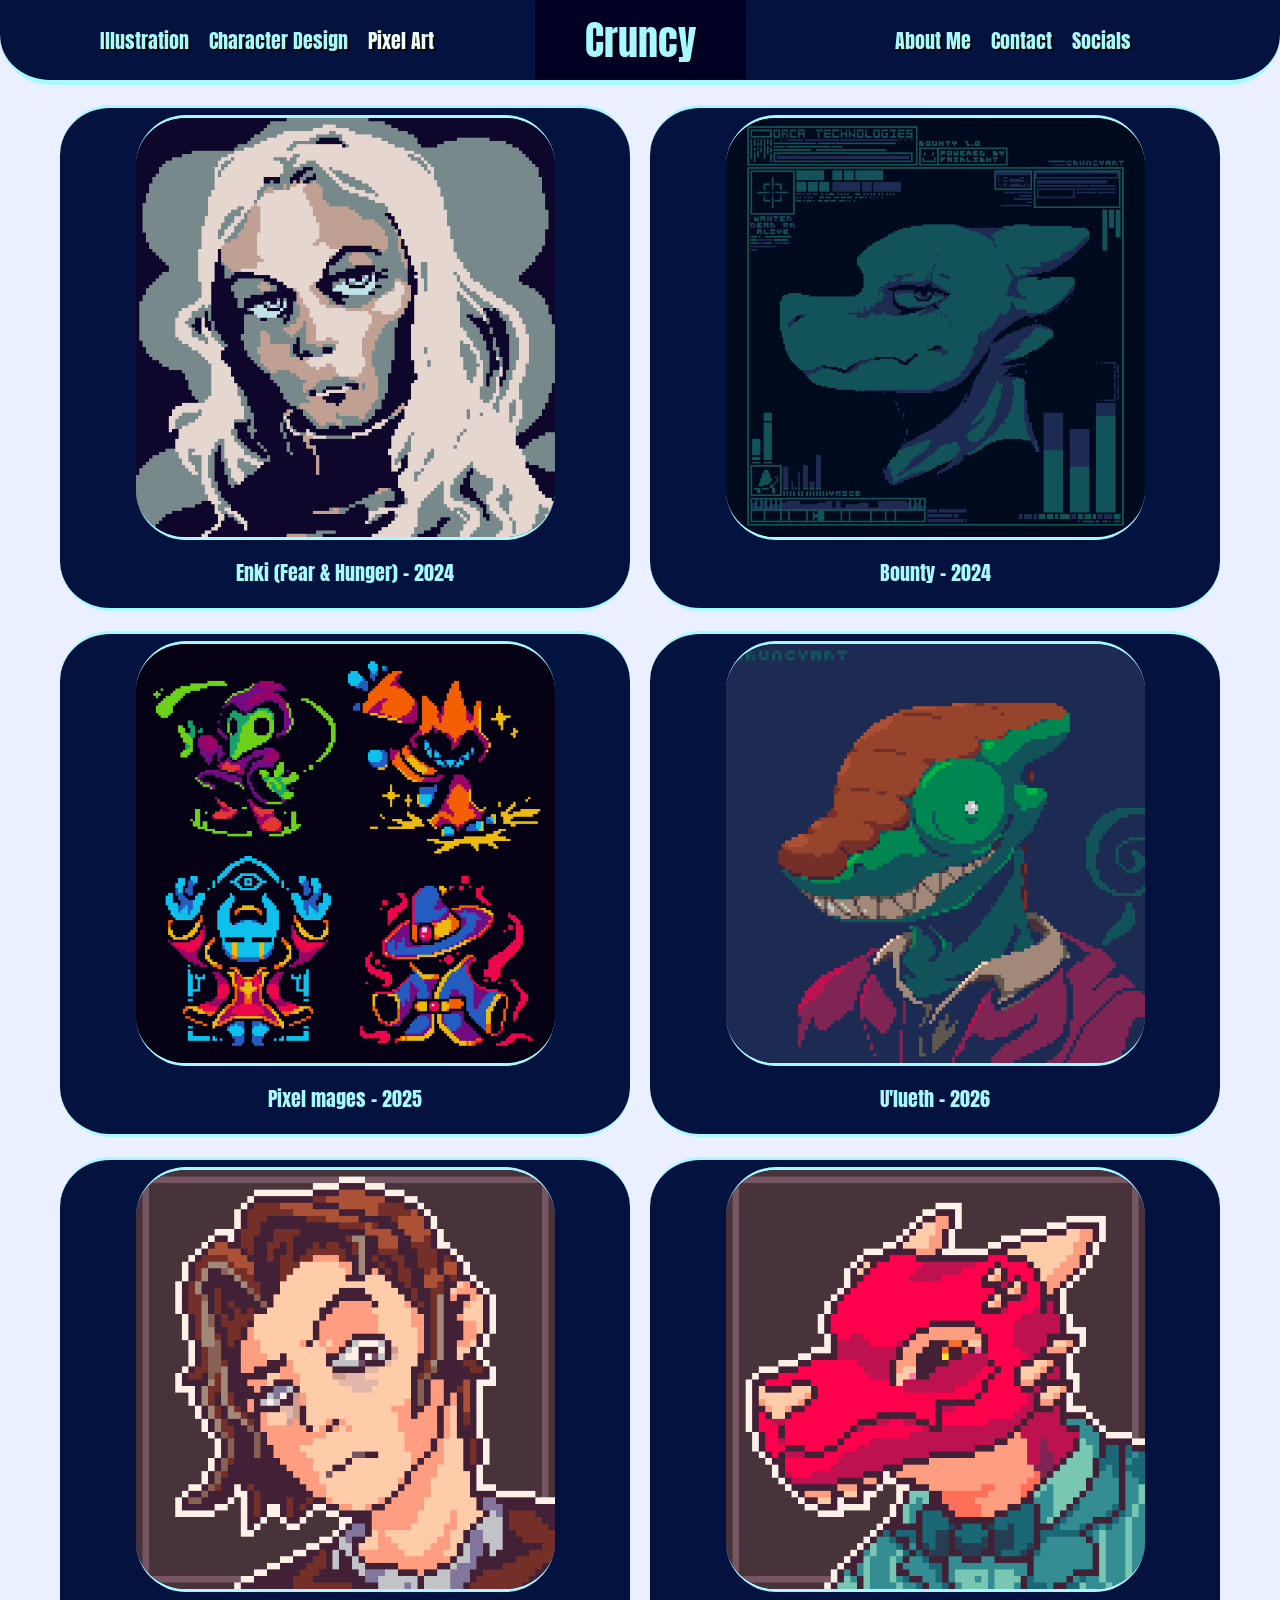
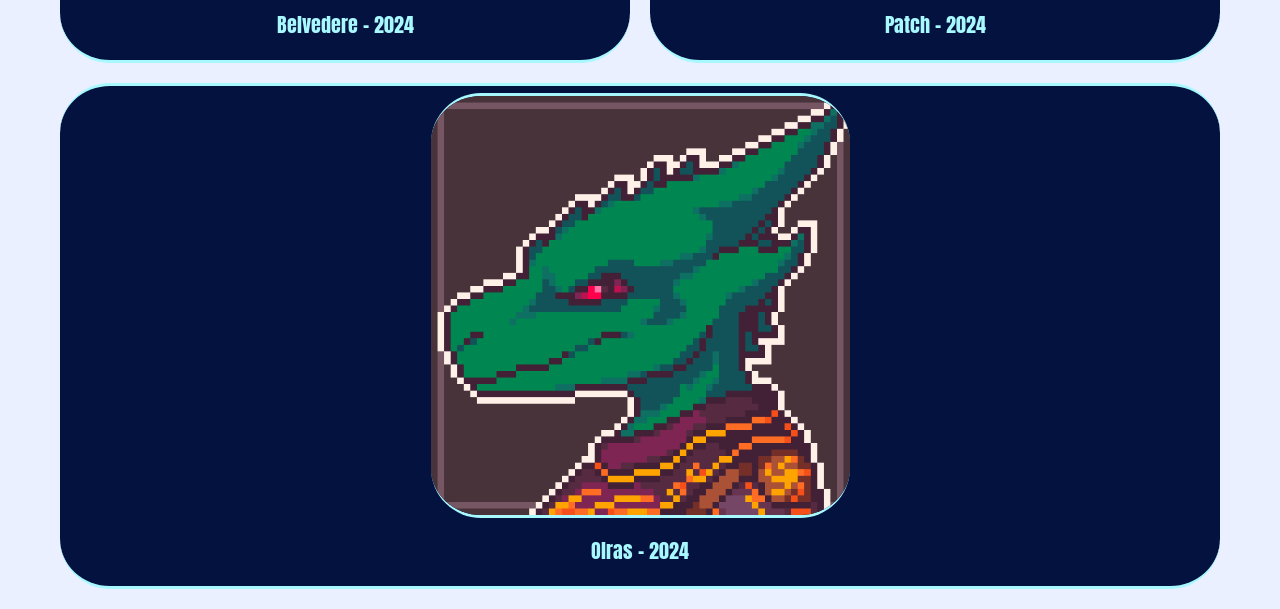
<file: pixelart.html>
<!doctype html>
<html lang="en">
  <head>
    <meta charset="UTF-8" />
    <meta name="viewport" content="width=device-width, initial-scale=1.0" />
    <title>Cruncy - Pixel Art</title>
    <link rel="stylesheet" href="style.css" />
  </head>
  <body>
    <header class="headerMain">
      <div class="headerBox">
        <div class="headerElements">
          <div class="headerElement1">
            <a href="/illustration.html">Illustration</a>
            <a href="/chardesign.html">Character Design</a>
            <a href="/pixelart.html" class="currentPage">Pixel Art</a>
          </div>
          <div class="headerElement2">
            <a href="/index.html">Cruncy</a>
          </div>
          <div class="headerElement3">
            <a href="about.html">About Me</a>
            <a href="contact.html">Contact</a>
            <a href="socials.html">Socials</a>
          </div>
        </div>
        <div class="headerBottom">
        </div>
        </div>
      </div>
    </header>
    <div class="gridMain">
      <div class="gridBox">
        <div class="gridImage">
          <img src="/assets/images/enki.png">
        </div>
        <p>Enki (Fear & Hunger) - 2024</p>
      </div>
      <div class="gridBox">
        <div class="gridImage">
          <img src="/assets/images/tusk wanted poster.png">
        </div>
        <p>Bounty - 2024</p>
      </div>
      <div class="gridBox">
        <div class="gridImage">
          <img src="/assets/images/various mages.png">
        </div>
        <p>Pixel mages - 2025</p>
      </div>
      <div class="gridBox">
        <div class="gridImage">
          <img src="/assets/images/uluethagainagain.png">
        </div>
        <p>U'lueth - 2026</p>
      </div>
      <div class="gridBox">
        <div class="gridImage">
          <img src="/assets/images/capy man.png">
        </div>
        <p>Belvedere - 2024</p>
      </div>
      <div class="gridBox">
        <div class="gridImage">
          <img src="/assets/images/patch2.png">
        </div>
        <p>Patch - 2024</p>
      </div>
      <div class="gridBox">
        <div class="gridImage">
          <img src="/assets/images/olras.png">
        </div>
        <p>Olras - 2024</p>
      </div>
    </div>
  </body>
</html>
</file>
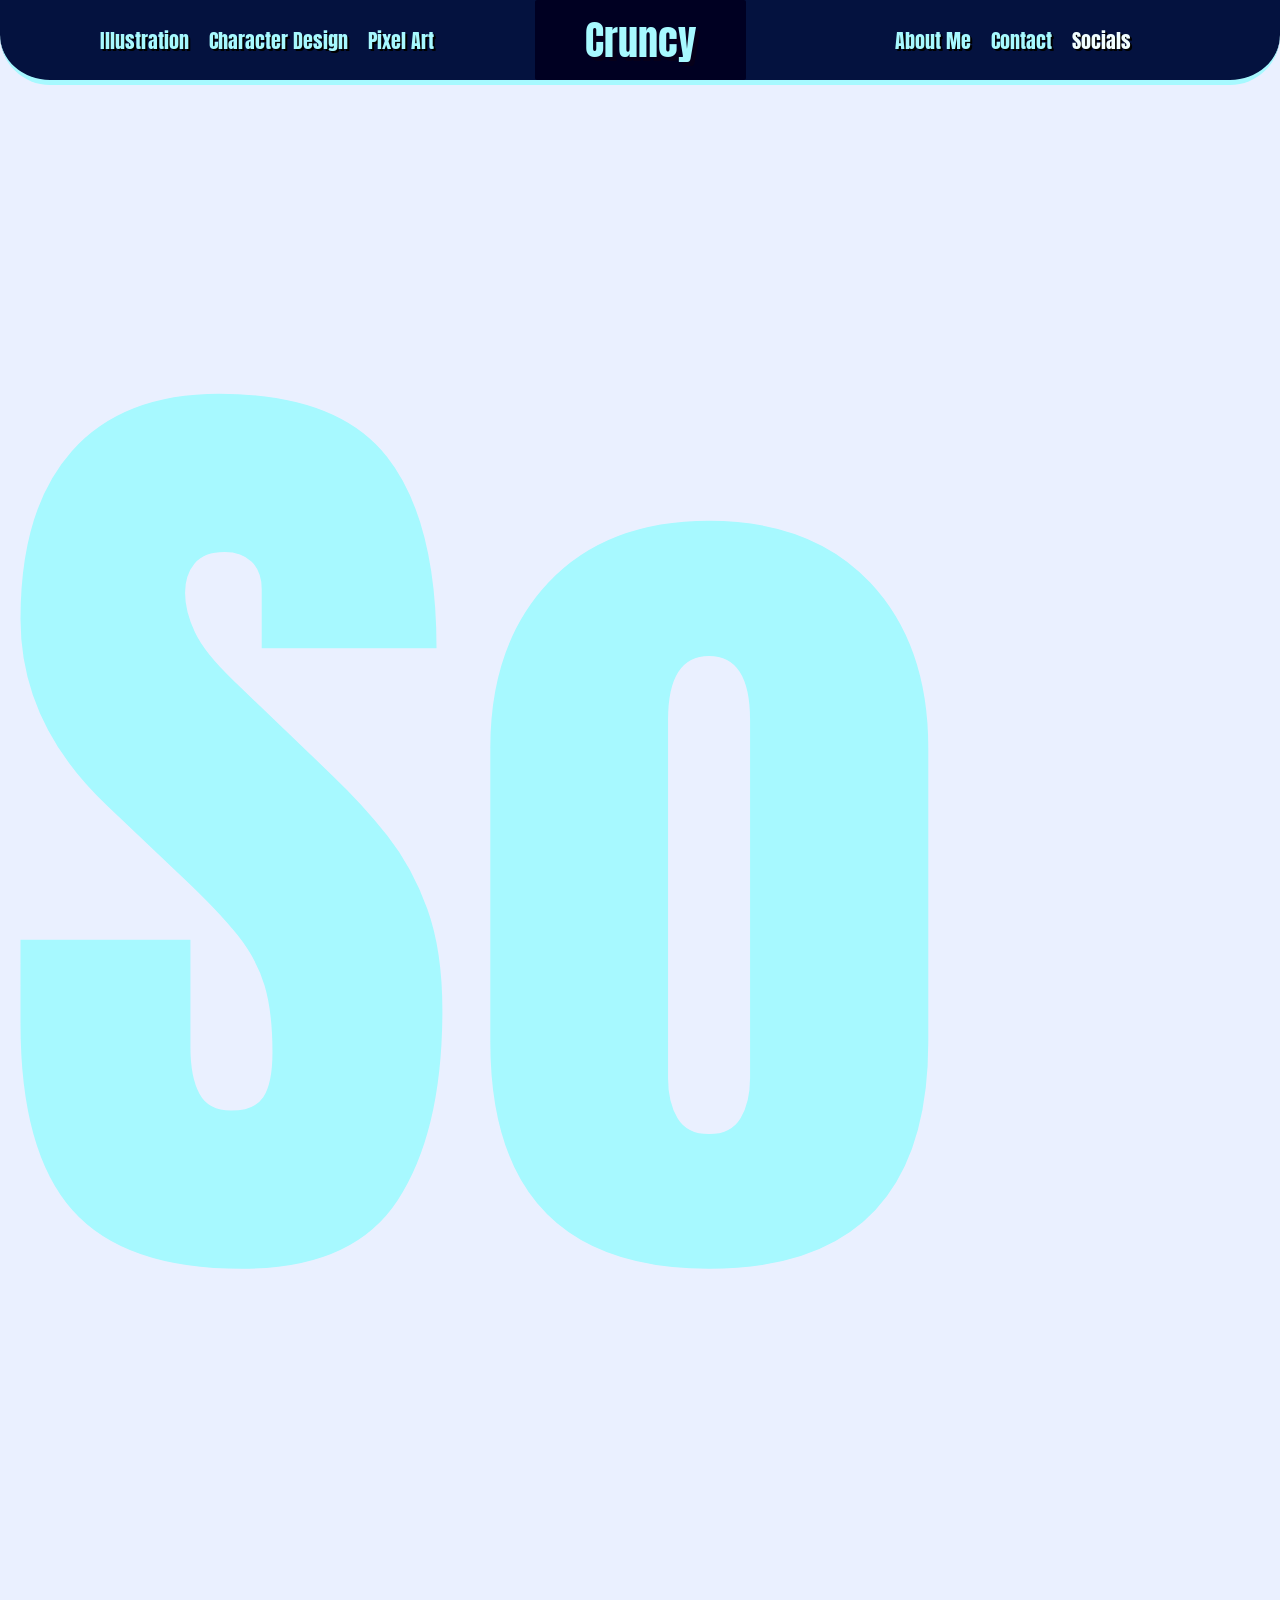
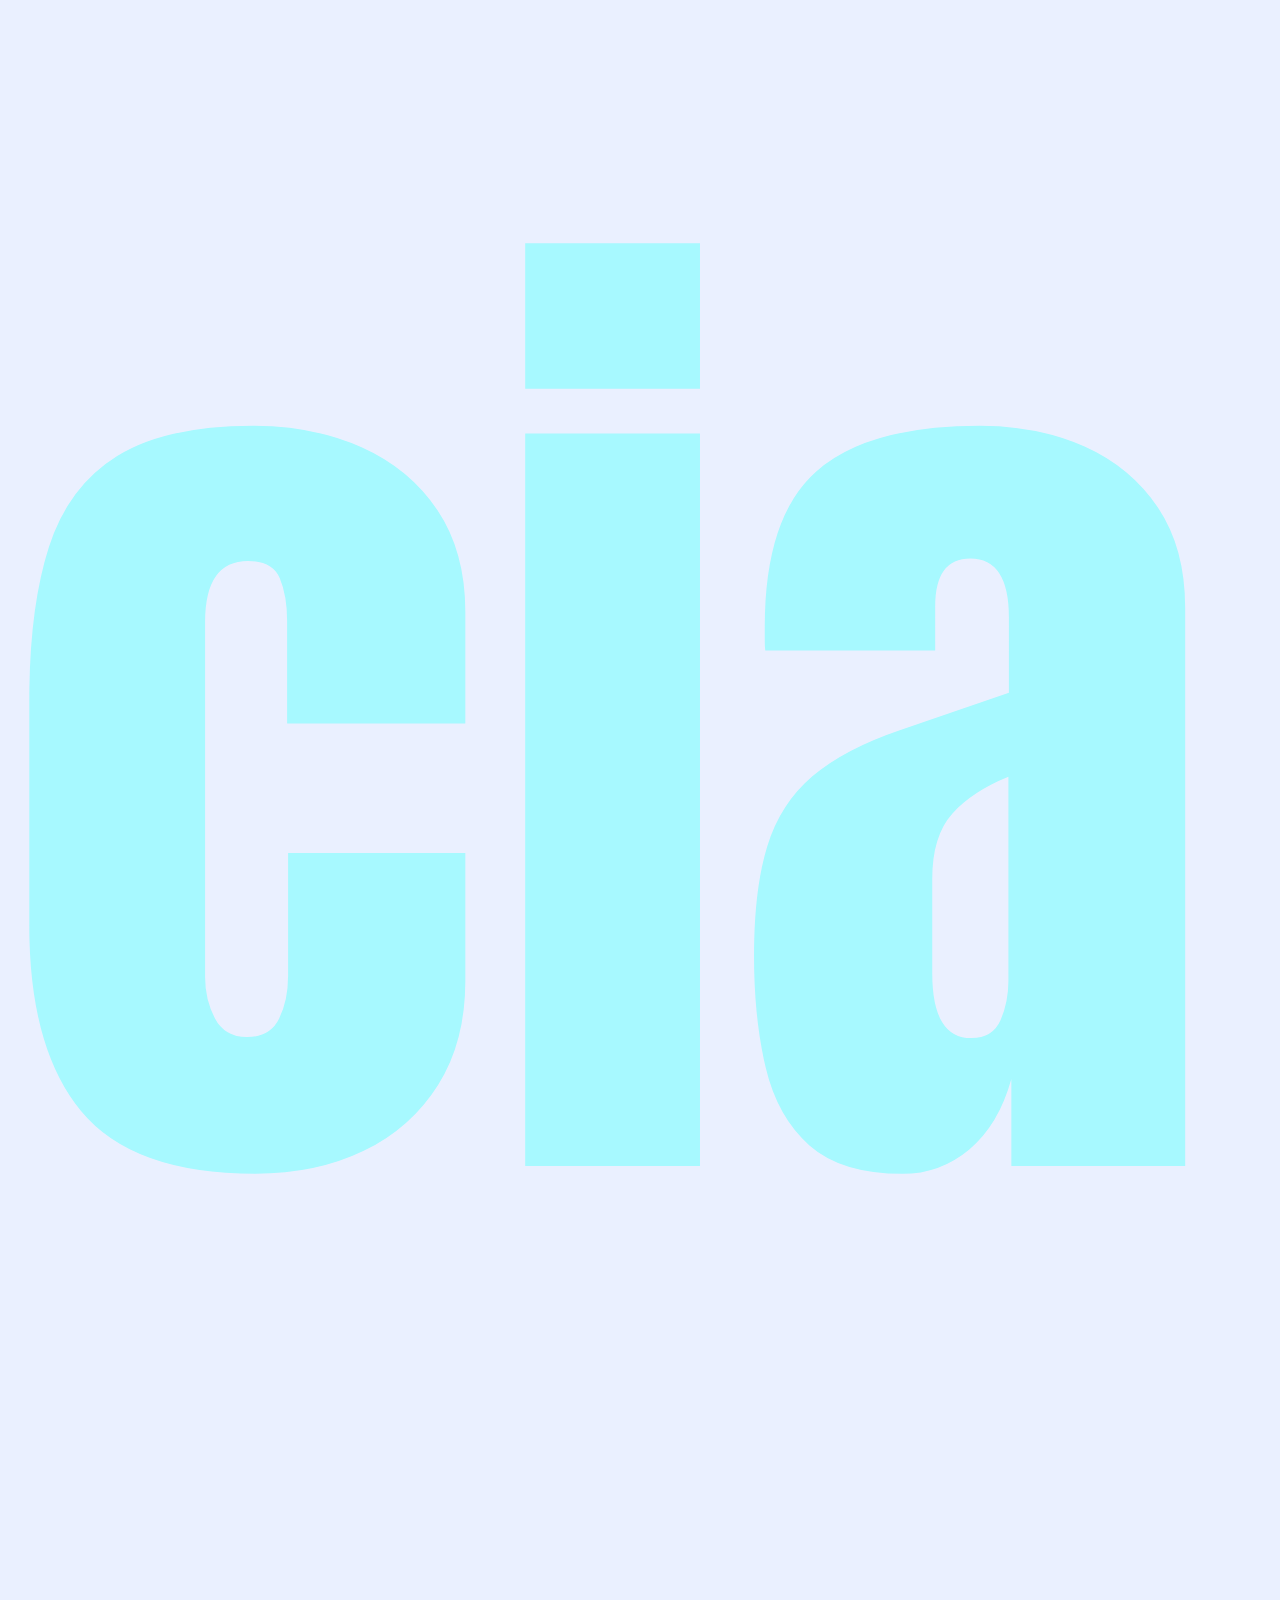
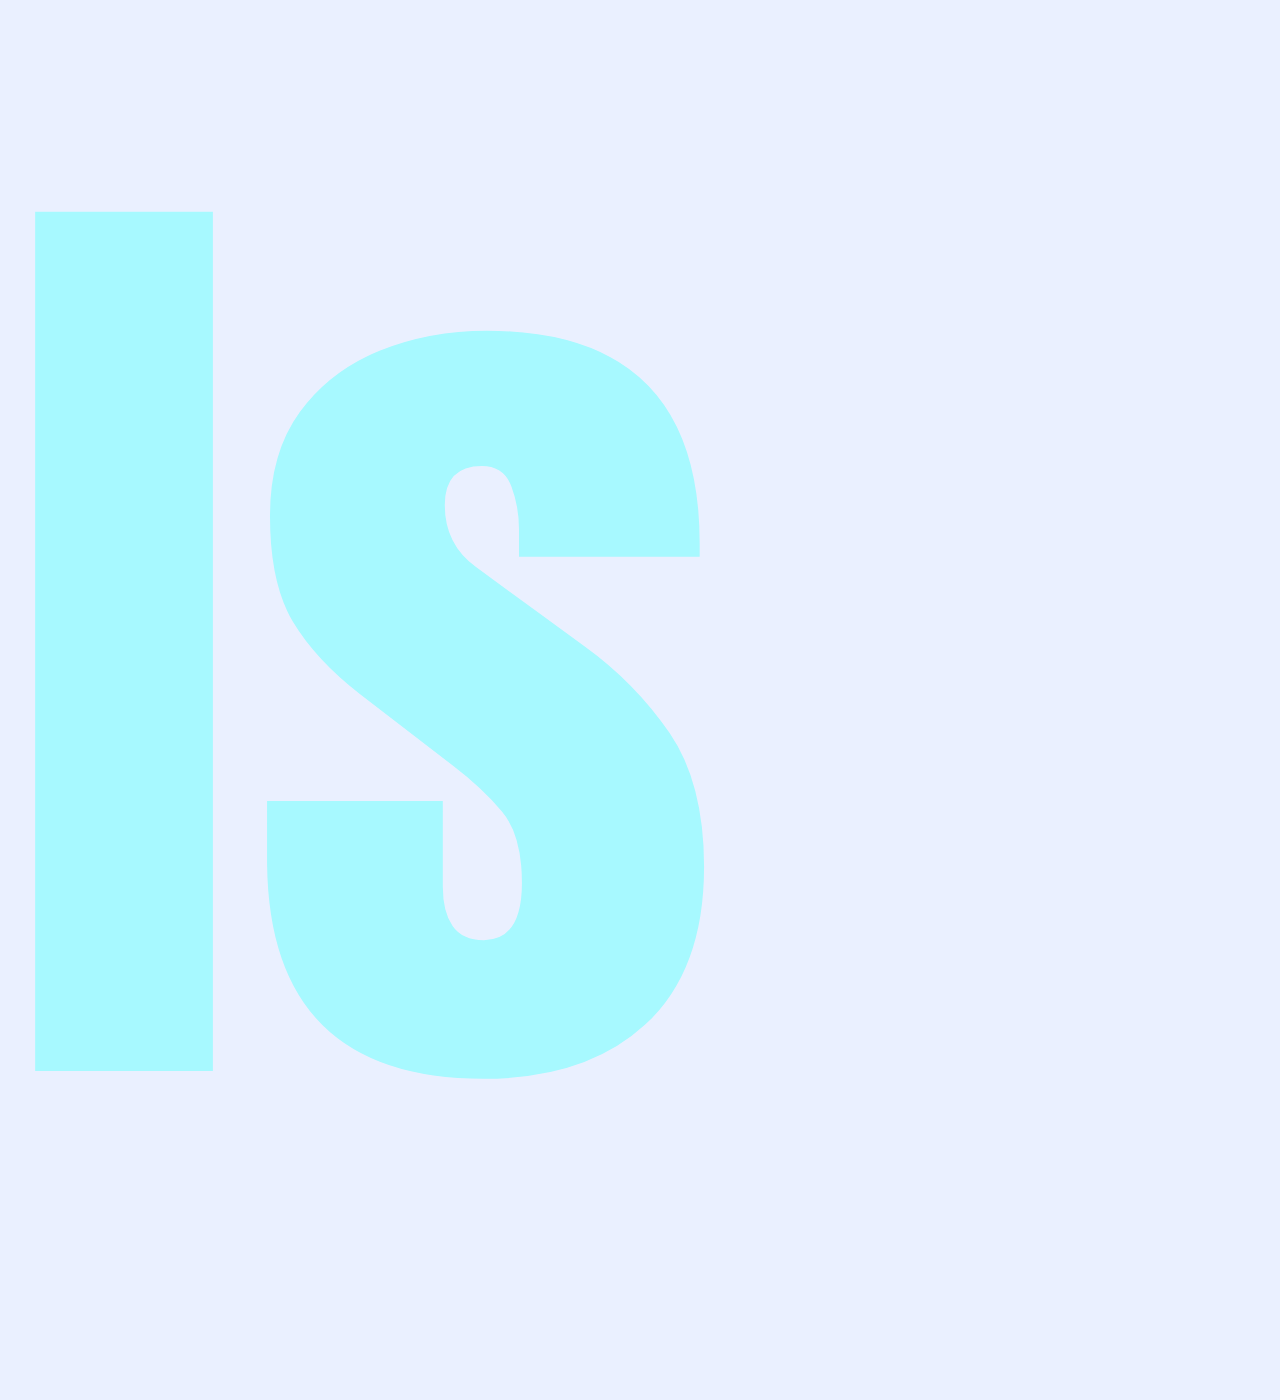
<file: socials.html>
<!doctype html>
<html lang="en">
  <head>
    <meta charset="UTF-8" />
    <meta name="viewport" content="width=device-width, initial-scale=1.0" />
    <title>Cruncy - Socials</title>
    <link rel="stylesheet" href="style.css" />
  </head>
  <body>
    <header class="headerMain">
      <div class="headerBox">
        <div class="headerElements">
          <div class="headerElement1">
            <a href="/illustration.html">Illustration</a>
            <a href="/chardesign.html">Character Design</a>
            <a href="/pixelart.html">Pixel Art</a>
          </div>
          <div class="headerElement2">
            <a href="/index.html">Cruncy</a>
          </div>
          <div class="headerElement3">
            <a href="about.html">About Me</a>
            <a href="contact.html">Contact</a>
            <a href="socials.html" class="currentPage">Socials</a>
          </div>
        </div>
        <div class="headerBottom">
        </div>
        </div>
      </div>
    </header>
    <p class="bigText">Socials</p>
  </body>
</html>
</file>
<file: style.css>
* { word-break: break-all; margin: 0px; font-family: 'Anton', sans-serif; color: rgb(167, 249, 255);}
@font-face {
  font-family: 'Anton';
  font-style: normal;
  font-display: swap;
  font-weight: 400;
  src: url(/assets/fonts/anton-latin-400-normal.woff2) format(woff2);
  unicode-range: U+0000-00FF,U+0131,U+0152-0153,U+02BB-02BC,U+02C6,U+02DA,U+02DC,U+0304,U+0308,U+0329,U+2000-206F,U+20AC,U+2122,U+2191,U+2193,U+2212,U+2215,U+FEFF,U+FFFD;
}
:root {
    --blueOne: rgb(4, 18, 63);
    --blueTwo: rgb(0, 0, 34);
    --lightBlueOne: rgb(167, 249, 255);
}
body {
    margin: 0px;
    background: rgb(234, 240, 255);  
}
.headerMain {
    position: sticky;
    margin: 0px auto 0px auto;
    top: 0px;
    z-index: 10;
    .headerBox{
        background: rgb(4, 18, 63);
        margin: 0px auto 0px auto;
        display: flex;
        flex-direction: column;
        border-style: solid;
        border-width: 0px;
        border-bottom-width: 5px;
        border-color: rgb(167, 249, 255);
        border-bottom-left-radius: 50px;
        border-bottom-right-radius: 50px;
    }
    .headerElements {
        display: flex;
        flex-direction: row;
        align-items: center;
        justify-content: space-between;
        margin: 0px 0px;
        .headerElement1 {
            flex-grow: 1;
            display: flex;
            flex-direction: row;
            align-items: center;
            justify-content: center;
            flex-basis: 0;
            margin: 0px auto 0px auto;
            @media (max-width: 620px) {
                flex-direction: column;
                line-height: 30px
            }
            .oddElement {
                transition: 0.5s;
            }
            a {
                text-decoration: none;
                margin: 0px 10px 0px 10px;
                text-shadow: 2px 2px black;
                font-size: 20px;
                transition: 0.5s;
                word-break: normal;
                text-align: center;
                @media (max-width: 620px) {
                    word-break: normal;
                    text-align: center;
                    margin: 10px 10px 10px 10px;
                }
            }
            a:hover {
                color: rgb(241, 254, 255);
                font-size: 25px;
                transform: rotate(2deg);
            }
            .currentPage {
                color: rgb(241, 254, 255);
            }
            .oddElement:hover {
                transform: rotate(-2deg);
            }
        }
        .headerElement2 {
            display: flex;
            align-items: center;
            background: rgb(0, 0, 34);
            border-radius: 2px;
            a {
                margin: 10px 50px 10px 50px;
                text-decoration: none;
                font-size: 40px;
                text-shadow: 4px 4px rgb(7, 0, 26);
                transition: 0.5s;
                @media (max-width: 620px) {
                    word-break: normal;
                    text-align: center;
                    margin: 10px 10px 10px 10px;
                }
            }
            a:hover {
                color: rgb(241, 254, 255);
                font-size: 50px;
                transform: rotate(2deg);
            }
            .currentPage {
                color: rgb(241, 254, 255);
            }
        }

        .headerElement3 {
            flex-grow: 1;
            display: flex;
            flex-direction: row;
            align-items: center;
            justify-content: center;
            flex-basis: 0;
            margin: 0px auto 0px auto;
            @media (max-width: 620px) {
                flex-direction: column;
                line-height: 30px
            }
            .oddElement {
                transition: 0.5s;
            }
            a {
                text-decoration: none;
                font-size: 20px;
                text-shadow: 2px 2px black;
                transition: 0.5s;
                margin: 0px 10px 0px 10px;
                word-break: normal;
                text-align: center;
                @media (max-width: 620px) {
                    word-break: normal;
                    text-align: center;
                    margin: 10px 10px 10px 10px;
                }
            }
            a:hover {
                color: rgb(241, 254, 255);
                font-size: 25px;
                transform: rotate(2deg);

            }
            .currentPage {
                color: rgb(241, 254, 255);
            }
            .oddElement:hover {
                transform: rotate(-2deg);
            }
        }
    }
}
h1 {
    margin: 0px;
}
.bigText {
    font-size: 1000px;
}
.pageSelect {
    display: flex;
    flex-direction: row;
    .pageSelectOptions {
        display: flex;
        margin: 0px auto 0px auto;
        flex: 50;
        flex-direction: column;
        justify-content: center;
        a {
            text-align: center;
            color: rgb(4, 18, 63);
            text-decoration: none;
            text-shadow: 
                2px 2px rgb(186, 190, 203);
            font-size: 90px;
            transition: 0.2s;
            line-height: 150px;
            margin: 0px 0px 0px 0px;
        }

        .option1:hover {
            font-size: 100px;
            color: rgb(150, 248, 255);
            text-shadow: 
                2px 2px rgb(20, 62, 97);
            transform: rotate(2deg);
            filter: drop-shadow(20px 20px 2px rgba(45, 45, 51, 0.227));

        }
        .option2:hover {
            font-size: 100px;
            color: rgb(150, 248, 255);
            text-shadow: 
                2px 2px rgb(0, 64, 116);            
            transform: rotate(-2deg);
            filter: drop-shadow(20px 20px 2px rgba(45, 45, 51, 0.227));
        }
        .option3:hover {
            font-size: 100px;
            text-shadow: 
                2px 2px rgb(20, 62, 97);            
            color: rgb(150, 248, 255);
            transform: rotate(2deg);
            filter: drop-shadow(20px 20px 2px rgba(45, 45, 51, 0.227));
        }
        /* aaaa */
    }

    .pageSelectImages {
        position: relative;
        flex: 35;
        margin: 10px 80px 0px 0px;
        aspect-ratio: 1 / 1;
        border-style: none;
        img {
            position: absolute;
            object-fit: cover;
            object-position: top;
            inset: 0;
            width: 100%;
            height: 100%;
            transition: 0.2s;
            border-radius: 50px;
        }
        .image1 {
            opacity: 1;
        }
        .image2 {
            opacity: 0;
        }
        .image3 {
            opacity: 0;
            object-position: top;
        }

    }
}
.pageSelect:has(.option1:hover) .pageSelectImages {
    .image1 {
        transform: rotate(1deg);
        filter: drop-shadow(20px 20px 2px rgba(45, 45, 51, 0.629));
    }
}
.pageSelect:has(.option2:hover) .pageSelectImages {
    .image1 {
        opacity: 0;
    }
    .image2 {
        opacity: 1;
        transform: rotate(-1deg);
        filter: drop-shadow(20px 20px 2px rgba(45, 45, 51, 0.629));
    }
}
.pageSelect:has(.option3:hover) .pageSelectImages {
    .image1 {
        opacity: 0;
    }
    .image3 {
        opacity: 1;
        transform: rotate(2deg);
        filter: drop-shadow(20px 20px 2px rgba(45, 45, 51, 0.629));
    }
}
.intro {
    margin: 25px auto 0px auto;
    background: rgb(4, 18, 63);
    border-style: solid;
    border-width: 0px;
    border-top-width: 5px;
    border-color: rgb(167, 249, 255);
    height: 500px;
    width: 100%;
    border-radius: 50px;
    p {
        margin: 20px 50px 0px 50px;
    }
}

.gridMain {
    display: flex;
    flex-wrap: wrap;
    justify-content: center;
    object-fit: contain;
    margin: 10px 50px;
    .gridBox {
        display: flex;
        position: relative;
        margin: 10px;
        height: 500px;
        background: var(--blueOne);
        justify-content: center;
        object-fit: contain;
        flex-direction: column;
        border-radius: 50px;
        border-left: 0px;
        border-right: 0px;
        border-style: solid;
        flex-grow: 1;
        .gridImage {
            position: relative;
            height: 80%;
            object-fit: contain;
            display: flex;
            align-items: center;
            justify-content: center;
            margin: 10px;
            flex-grow: 1;
                img {
                    position: relative;
                    inset: 0;
                    height: 100%;
                    width: auto;
                    border-left: 0px;
                    border-right: 0px;
                    border-style: solid;
                    border-radius: 50px;
                }
        }
        p {
            margin: 10px 10px 20px 10px;
            text-align: center;
            font-size: 20px;
        }
    }
}
</file>
